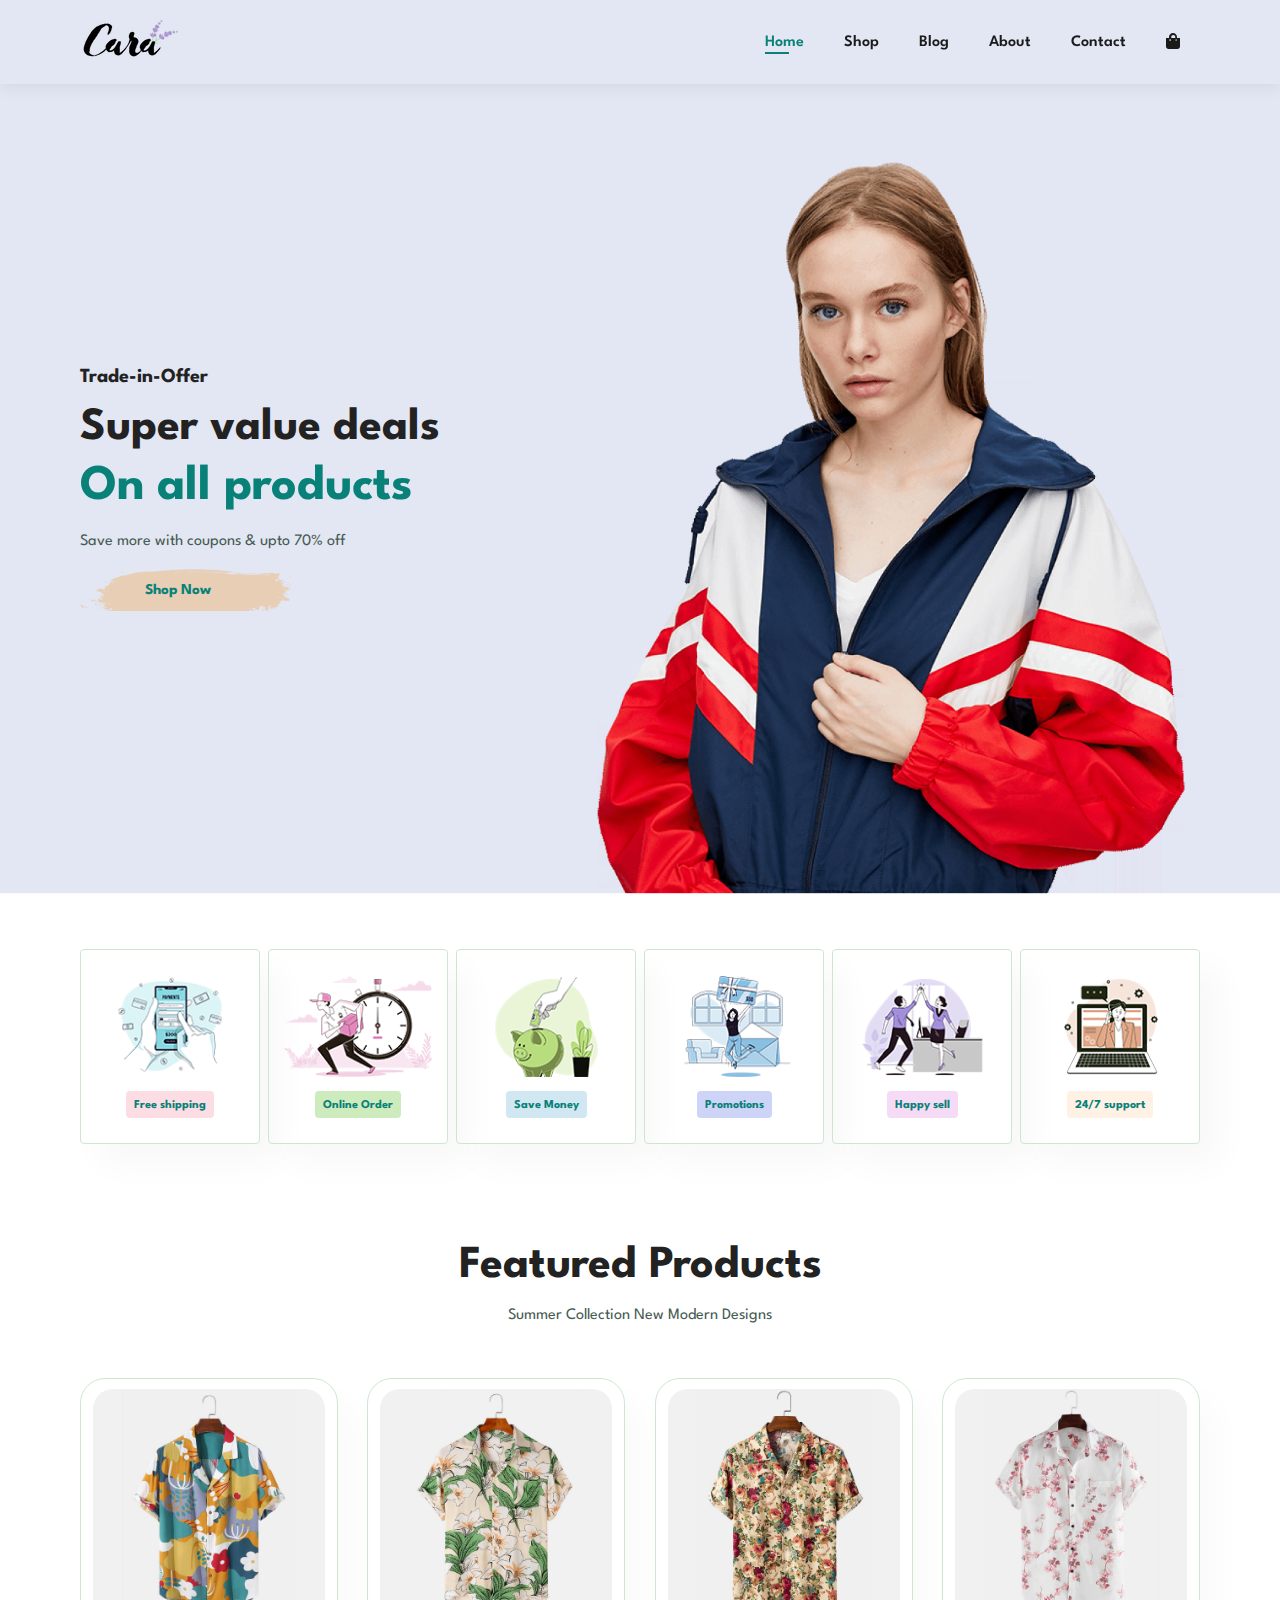
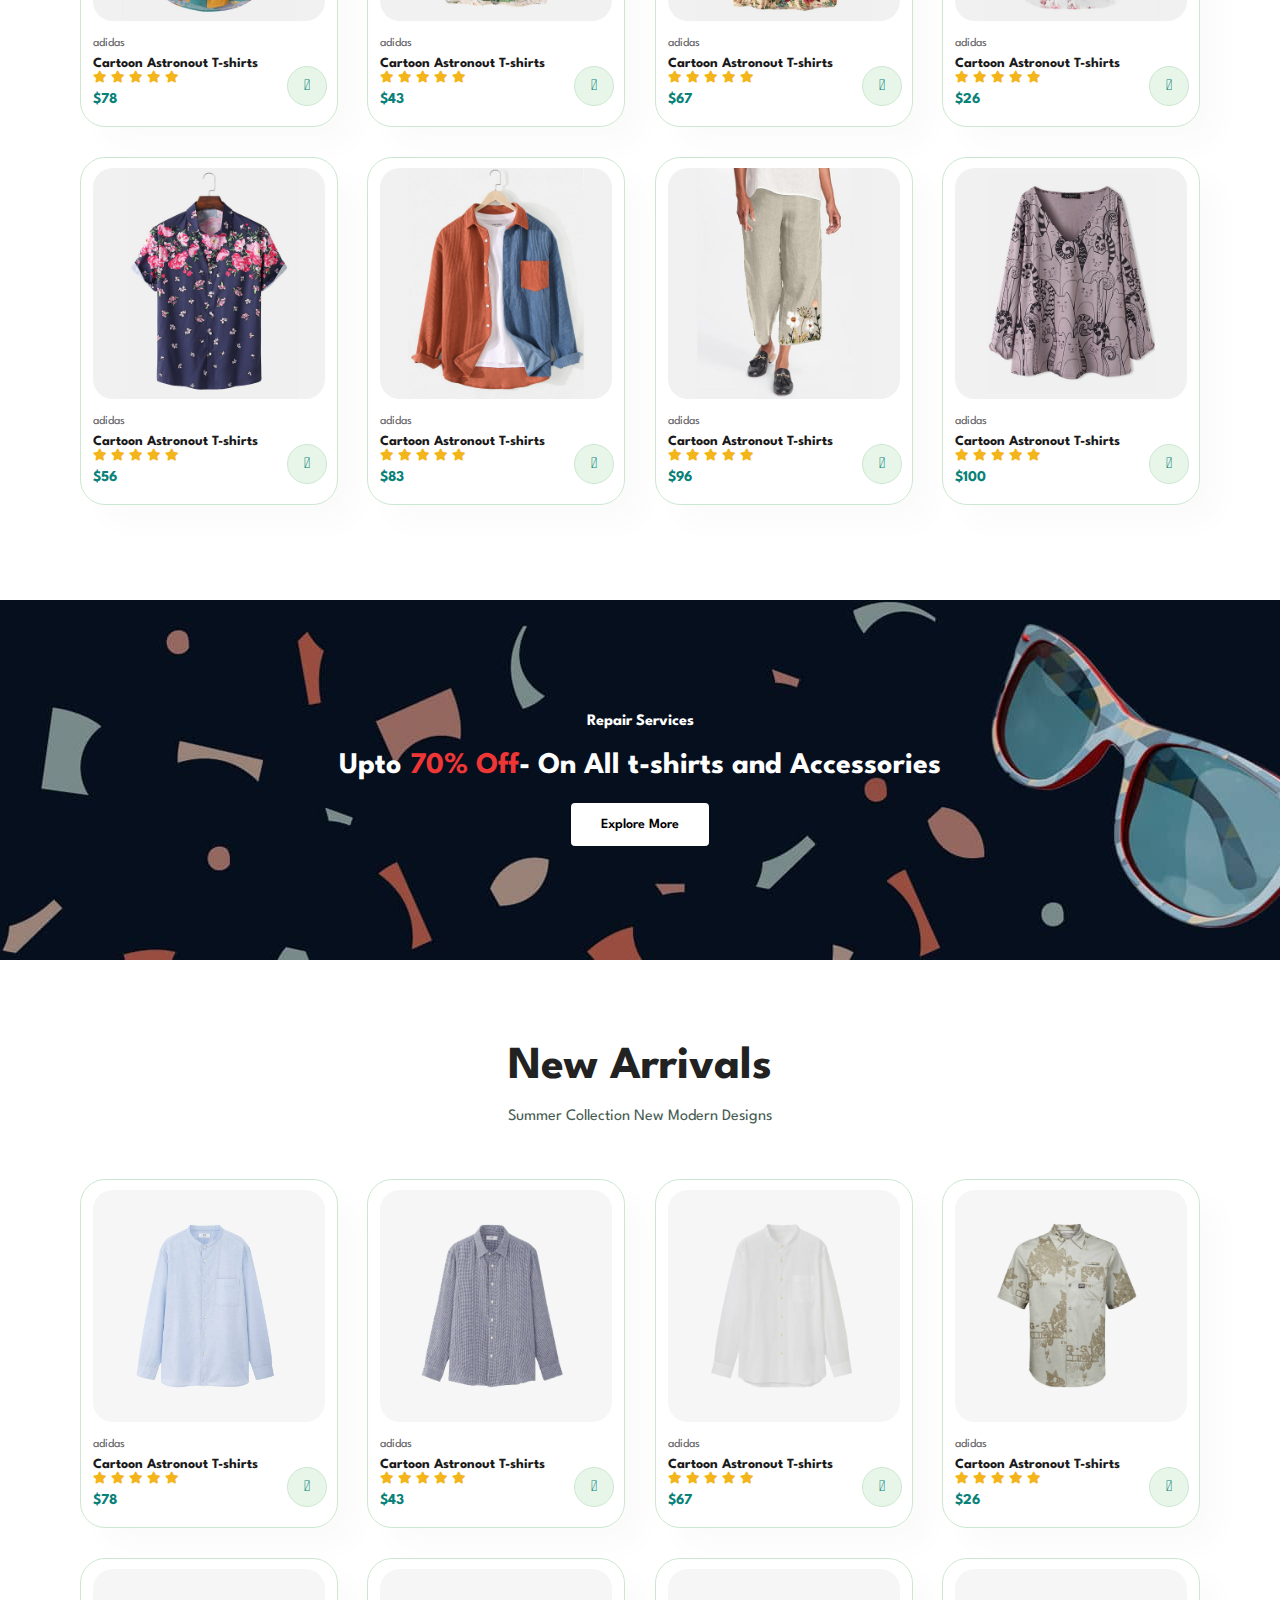
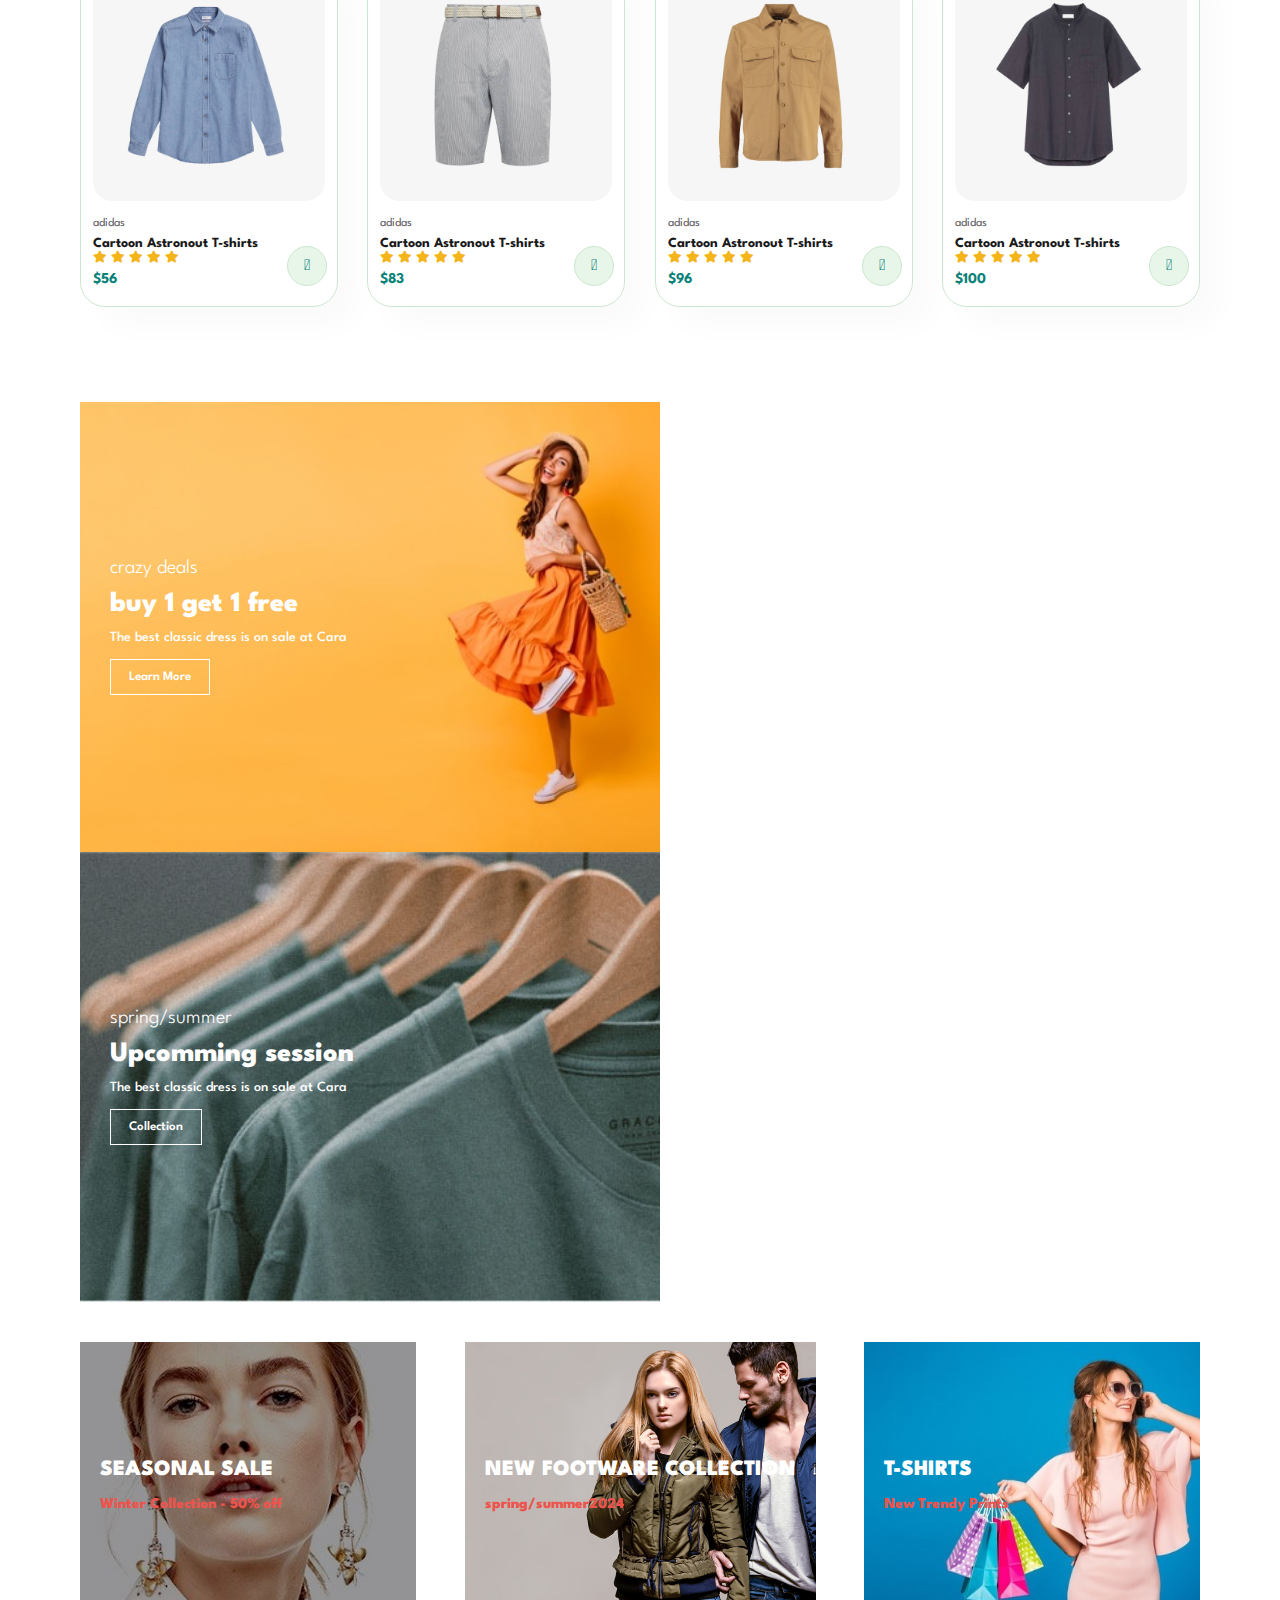
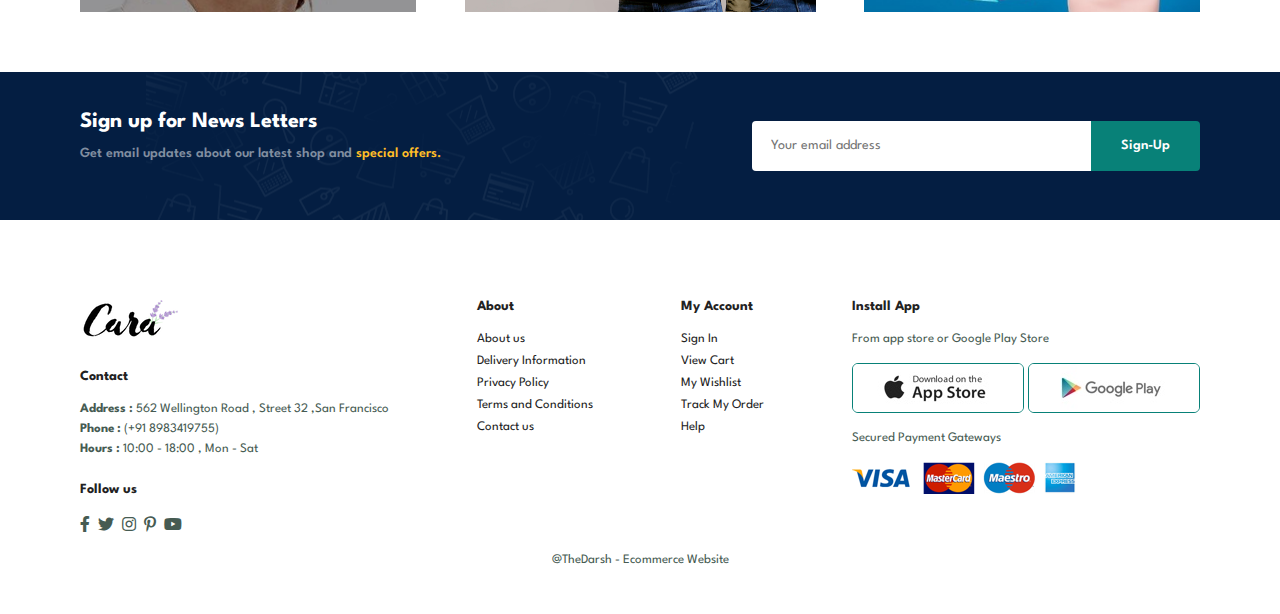
<file: index.html>
<!DOCTYPE html>
<html>
<head>
	<meta charset="utf-8">
	<meta name="viewport" content="width=device-width, initial-scale=1">
	<title>E-Commerce-Website</title>
	<link rel = "stylesheet" href = "style.css">
	 <link rel="stylesheet" href="https://pro.fontawesome.com/releases/v5.10.0/css/all.css" />
</head>
<body>
<section id ="header">
	<a href="#"><img src="img/logo.png" class="logo" alt=""></a>
	<div>
		<ul id="navbar">
			<li><a href="index.html" class="active">Home</a></li>
			<li><a href="shop.html">Shop</a></li>
			<li><a href="blog.html">Blog</a></li>
			<li><a href="about.html">About</a></li>
			<li><a href="contact.html">Contact</a></li>
			<li id="lg-bag"><a href="cart.html"><i class="fa fa-shopping-bag" aria-hidden="true"></i></a></li>
			<a href="#" id="close"><i class="far fa-times"></i></a>
		</ul>
	</div>
	<div id="mobile">
		<a href="cart.html"><i class="fa fa-shopping-bag" aria-hidden="true"></i></a>
		<i id="bar" class="fas fa-outdent"></i>
	</div>
</section>

<section id="hero">
	<h4>Trade-in-Offer</h4>
	<h2>Super value deals</h2>
	<h1>On all products</h1>
	<p>Save more with coupons & upto 70% off</p>
	<button>Shop Now</button>
</section>

<section id="feature" class ="section-p1">
	<div class="fe-box">
		<img src="img/features/f1.png" alt="">
		<h6>Free shipping</h6>
 	</div>
 	<div class="fe-box">
		<img src="img/features/f2.png" alt="">
		<h6>Online Order</h6>
 	</div>
 	<div class="fe-box">
		<img src="img/features/f3.png" alt="">
		<h6>Save Money</h6>
 	</div>
 	<div class="fe-box">
		<img src="img/features/f4.png" alt="">
		<h6>Promotions</h6>
 	</div>
 	<div class="fe-box">
		<img src="img/features/f5.png" alt="">
		<h6>Happy sell</h6>
 	</div>
 	<div class="fe-box">
		<img src="img/features/f6.png" alt="">
		<h6>24/7 support</h6>
 	</div>
</section>

<section id="product1" class="section-p1">
	<h2>Featured Products</h2>
	<p>Summer Collection New Modern Designs</p>
	<div class="pro-container">
		<div class="pro">
			<img src="img/products/f1.jpg" alt="">
			<div class="desc">
				<span>adidas</span>
				<h5>Cartoon Astronout T-shirts</h5>
				<div class="star">
					<i class="fas fa-star"></i>
					<i class="fas fa-star"></i>
					<i class="fas fa-star"></i>
					<i class="fas fa-star"></i>
					<i class="fas fa-star"></i>
				</div>
				<h4>$78</h4>
			</div>
			<a href="#"><i class="fal fa-shopping-cart"></i></a>
		</div>
		<div class="pro">
			<img src="img/products/f2.jpg" alt="">
			<div class="desc">
				<span>adidas</span>
				<h5>Cartoon Astronout T-shirts</h5>
				<div class="star">
					<i class="fas fa-star"></i>
					<i class="fas fa-star"></i>
					<i class="fas fa-star"></i>
					<i class="fas fa-star"></i>
					<i class="fas fa-star"></i>
				</div>
				<h4>$43</h4>
			</div>
			<a href="#"><i class="fal fa-shopping-cart"></i></a>
		</div>
		<div class="pro">
			<img src="img/products/f3.jpg" alt="">
			<div class="desc">
				<span>adidas</span>
				<h5>Cartoon Astronout T-shirts</h5>
				<div class="star">
					<i class="fas fa-star"></i>
					<i class="fas fa-star"></i>
					<i class="fas fa-star"></i>
					<i class="fas fa-star"></i>
					<i class="fas fa-star"></i>
				</div>
				<h4>$67</h4>
			</div>
			<a href="#"><i class="fal fa-shopping-cart"></i></a>
		</div>
		<div class="pro">
			<img src="img/products/f4.jpg" alt="">
			<div class="desc">
				<span>adidas</span>
				<h5>Cartoon Astronout T-shirts</h5>
				<div class="star">
					<i class="fas fa-star"></i>
					<i class="fas fa-star"></i>
					<i class="fas fa-star"></i>
					<i class="fas fa-star"></i>
					<i class="fas fa-star"></i>
				</div>
				<h4>$26</h4>
			</div>
			<a href="#"><i class="fal fa-shopping-cart"></i></a>
		</div>
		<div class="pro">
			<img src="img/products/f5.jpg" alt="">
			<div class="desc">
				<span>adidas</span>
				<h5>Cartoon Astronout T-shirts</h5>
				<div class="star">
					<i class="fas fa-star"></i>
					<i class="fas fa-star"></i>
					<i class="fas fa-star"></i>
					<i class="fas fa-star"></i>
					<i class="fas fa-star"></i>
				</div>
				<h4>$56</h4>
			</div>
			<a href="#"><i class="fal fa-shopping-cart"></i></a>
		</div>
		<div class="pro">
			<img src="img/products/f6.jpg" alt="">
			<div class="desc">
				<span>adidas</span>
				<h5>Cartoon Astronout T-shirts</h5>
				<div class="star">
					<i class="fas fa-star"></i>
					<i class="fas fa-star"></i>
					<i class="fas fa-star"></i>
					<i class="fas fa-star"></i>
					<i class="fas fa-star"></i>
				</div>
				<h4>$83</h4>
			</div>
			<a href="#"><i class="fal fa-shopping-cart"></i></a>
		</div>
		<div class="pro">
			<img src="img/products/f7.jpg" alt="">
			<div class="desc">
				<span>adidas</span>
				<h5>Cartoon Astronout T-shirts</h5>
				<div class="star">
					<i class="fas fa-star"></i>
					<i class="fas fa-star"></i>
					<i class="fas fa-star"></i>
					<i class="fas fa-star"></i>
					<i class="fas fa-star"></i>
				</div>
				<h4>$96</h4>
			</div>
			<a href="#"><i class="fal fa-shopping-cart"></i></a>
		</div>
		<div class="pro">
			<img src="img/products/f8.jpg" alt="">
			<div class="desc">
				<span>adidas</span>
				<h5>Cartoon Astronout T-shirts</h5>
				<div class="star">
					<i class="fas fa-star"></i>
					<i class="fas fa-star"></i>
					<i class="fas fa-star"></i>
					<i class="fas fa-star"></i>
					<i class="fas fa-star"></i>
				</div>
				<h4>$100</h4>
			</div>
			<a href="#"><i class="fal fa-shopping-cart"></i></a>
		</div>
		
		
	</div>
</section>

<section id="banner" class="section-m1">
	<h4>Repair Services</h4>
	<h2>Upto <span>70% Off</span>- On All t-shirts and Accessories</h2>
	<button class="normal">Explore More</button>
</section>

<section id="product1" class="section-p1">
	<h2>New Arrivals</h2>
	<p>Summer Collection New Modern Designs</p>
	<div class="pro-container">
		<div class="pro">
			<img src="img/products/n1.jpg" alt="">
			<div class="desc">
				<span>adidas</span>
				<h5>Cartoon Astronout T-shirts</h5>
				<div class="star">
					<i class="fas fa-star"></i>
					<i class="fas fa-star"></i>
					<i class="fas fa-star"></i>
					<i class="fas fa-star"></i>
					<i class="fas fa-star"></i>
				</div>
				<h4>$78</h4>
			</div>
			<a href="#"><i class="fal fa-shopping-cart"></i></a>
		</div>
		<div class="pro">
			<img src="img/products/n2.jpg" alt="">
			<div class="desc">
				<span>adidas</span>
				<h5>Cartoon Astronout T-shirts</h5>
				<div class="star">
					<i class="fas fa-star"></i>
					<i class="fas fa-star"></i>
					<i class="fas fa-star"></i>
					<i class="fas fa-star"></i>
					<i class="fas fa-star"></i>
				</div>
				<h4>$43</h4>
			</div>
			<a href="#"><i class="fal fa-shopping-cart"></i></a>
		</div>
		<div class="pro">
			<img src="img/products/n3.jpg" alt="">
			<div class="desc">
				<span>adidas</span>
				<h5>Cartoon Astronout T-shirts</h5>
				<div class="star">
					<i class="fas fa-star"></i>
					<i class="fas fa-star"></i>
					<i class="fas fa-star"></i>
					<i class="fas fa-star"></i>
					<i class="fas fa-star"></i>
				</div>
				<h4>$67</h4>
			</div>
			<a href="#"><i class="fal fa-shopping-cart"></i></a>
		</div>
		<div class="pro">
			<img src="img/products/n4.jpg" alt="">
			<div class="desc">
				<span>adidas</span>
				<h5>Cartoon Astronout T-shirts</h5>
				<div class="star">
					<i class="fas fa-star"></i>
					<i class="fas fa-star"></i>
					<i class="fas fa-star"></i>
					<i class="fas fa-star"></i>
					<i class="fas fa-star"></i>
				</div>
				<h4>$26</h4>
			</div>
			<a href="#"><i class="fal fa-shopping-cart"></i></a>
		</div>
		<div class="pro">
			<img src="img/products/n5.jpg" alt="">
			<div class="desc">
				<span>adidas</span>
				<h5>Cartoon Astronout T-shirts</h5>
				<div class="star">
					<i class="fas fa-star"></i>
					<i class="fas fa-star"></i>
					<i class="fas fa-star"></i>
					<i class="fas fa-star"></i>
					<i class="fas fa-star"></i>
				</div>
				<h4>$56</h4>
			</div>
			<a href="#"><i class="fal fa-shopping-cart"></i></a>
		</div>
		<div class="pro">
			<img src="img/products/n6.jpg" alt="">
			<div class="desc">
				<span>adidas</span>
				<h5>Cartoon Astronout T-shirts</h5>
				<div class="star">
					<i class="fas fa-star"></i>
					<i class="fas fa-star"></i>
					<i class="fas fa-star"></i>
					<i class="fas fa-star"></i>
					<i class="fas fa-star"></i>
				</div>
				<h4>$83</h4>
			</div>
			<a href="#"><i class="fal fa-shopping-cart"></i></a>
		</div>
		<div class="pro">
			<img src="img/products/n7.jpg" alt="">
			<div class="desc">
				<span>adidas</span>
				<h5>Cartoon Astronout T-shirts</h5>
				<div class="star">
					<i class="fas fa-star"></i>
					<i class="fas fa-star"></i>
					<i class="fas fa-star"></i>
					<i class="fas fa-star"></i>
					<i class="fas fa-star"></i>
				</div>
				<h4>$96</h4>
			</div>
			<a href="#"><i class="fal fa-shopping-cart"></i></a>
		</div>
		<div class="pro">
			<img src="img/products/n8.jpg" alt="">
			<div class="desc">
				<span>adidas</span>
				<h5>Cartoon Astronout T-shirts</h5>
				<div class="star">
					<i class="fas fa-star"></i>
					<i class="fas fa-star"></i>
					<i class="fas fa-star"></i>
					<i class="fas fa-star"></i>
					<i class="fas fa-star"></i>
				</div>
				<h4>$100</h4>
			</div>
			<a href="#"><i class="fal fa-shopping-cart"></i></a>
		</div>
		
		
	</div>
</section>

<section id="sm-banner" class="section-p1">
	<div class="banner-box">
		<h4>crazy deals</h4>
		<h2>buy 1 get 1 free</h2>
		<span>The best classic dress is on sale at Cara</span>
		<button class="white">Learn More</button>
	</div>
	<div class="banner-box banner-box2">
		<h4>spring/summer</h4>
		<h2>Upcomming session</h2>
		<span>The best classic dress is on sale at Cara</span>
		<button class="white">Collection</button>
	</div>
</section>

<section id="banner3">
	<div class="banner-box">
		<h2>SEASONAL SALE</h2>
		<h3>Winter Collection - 50% off</h3>
	</div>
	<div class="banner-box banner-box2">
		<h2>NEW FOOTWARE COLLECTION</h2>
		<h3>spring/summer2024</h3>
	</div>
	<div class="banner-box banner-box3">
		<h2>T-SHIRTS</h2>
		<h3>New Trendy Prints</h3>
	</div>
</section>

<section id="newsletter" class="section-p1 section-m1">
	<div class="newstext">
		<h4>Sign up for News Letters</h4>
		<p>Get email updates about our latest shop and <span>special offers.</span></p>
	</div>
	<div class="form">
		<input type="text" name="" placeholder="Your email address">
		<button class="normal">Sign-Up</button>
	</div>
</section>

<footer class="section-p1">
	<div class="col">
		<img class ="logo" src="img/logo.png" alt="">
		<h4>Contact</h4>
		<p><strong>Address : </strong> 562 Wellington Road , Street 32 ,San Francisco</p>
		<p><strong>Phone : </strong> (+91 8983419755)</p>
		<p><strong>Hours : </strong>10:00 - 18:00 , Mon - Sat</p>
		<div class="follow">
			<h4>Follow us</h4>
			<div class="icon">
				<i class="fab fa-facebook-f"></i>
				<i class="fab fa-twitter"></i>
				<i class="fab fa-instagram"></i>
				<i class="fab fa-pinterest-p"></i>
				<i class="fab fa-youtube"></i>
			</div>
		</div>
	</div>
	<div class="col">
		<h4>About</h4>
		<a href="#">About us</a>
		<a href="#">Delivery Information</a>
		<a href="#">Privacy Policy</a>
		<a href="#">Terms and Conditions</a>
		<a href="#">Contact us</a>
	</div>

	<div class="col">
		<h4>My Account</h4>
		<a href="#">Sign In</a>
		<a href="#">View Cart</a>
		<a href="#">My Wishlist</a>
		<a href="#">Track My Order</a>
		<a href="#">Help</a>
	</div>

	<div class="col install">
		<h4>Install App</h4>
		<p>From app store or Google Play Store</p>
		<div class="row">
			<img src="img/pay/app.jpg" alt="">
			<img src="img/pay/play.jpg" alt="">
		</div>
		<p>Secured Payment Gateways</p>
		<img src="img/pay/pay.png" alt="">
	</div>

	<div class="copyright">
		<p>@TheDarsh - Ecommerce Website</p>
	</div>
</footer>

<script src = "script.js"></script>
</body>
</html>
</file>
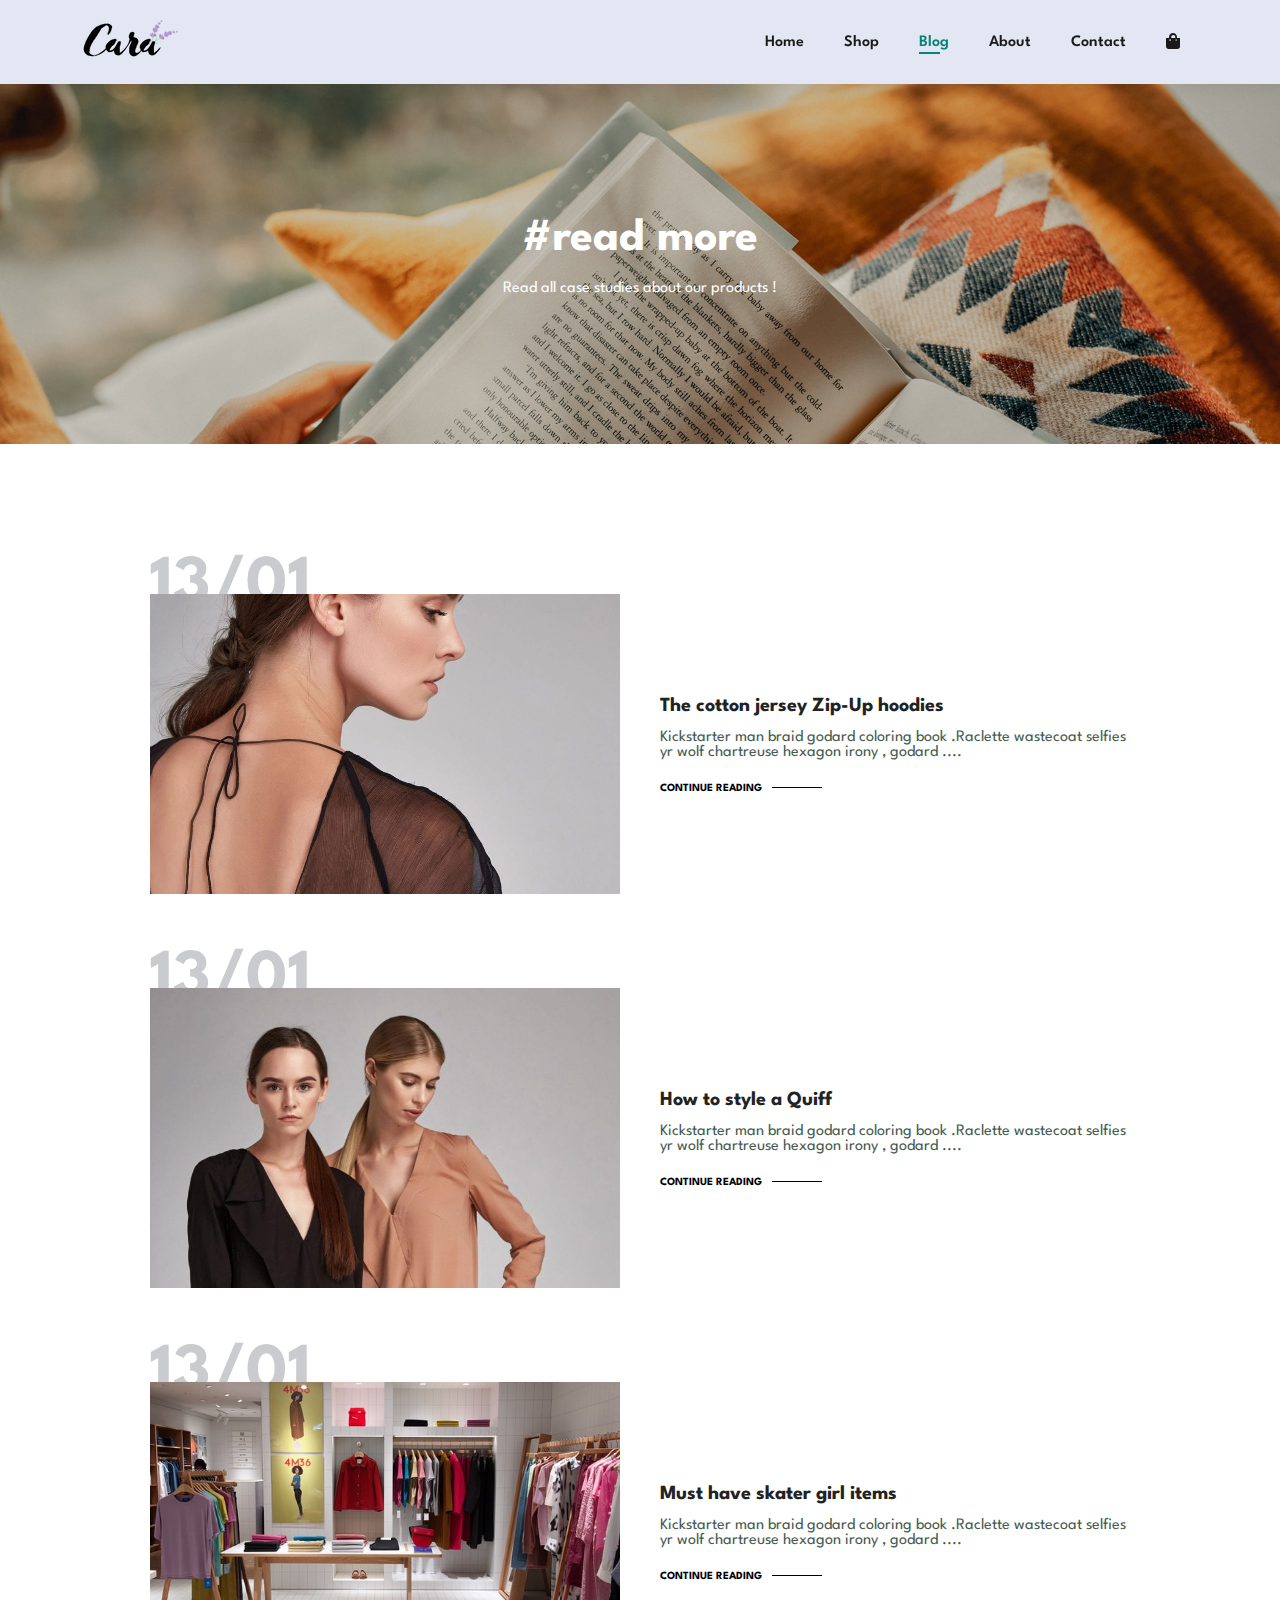
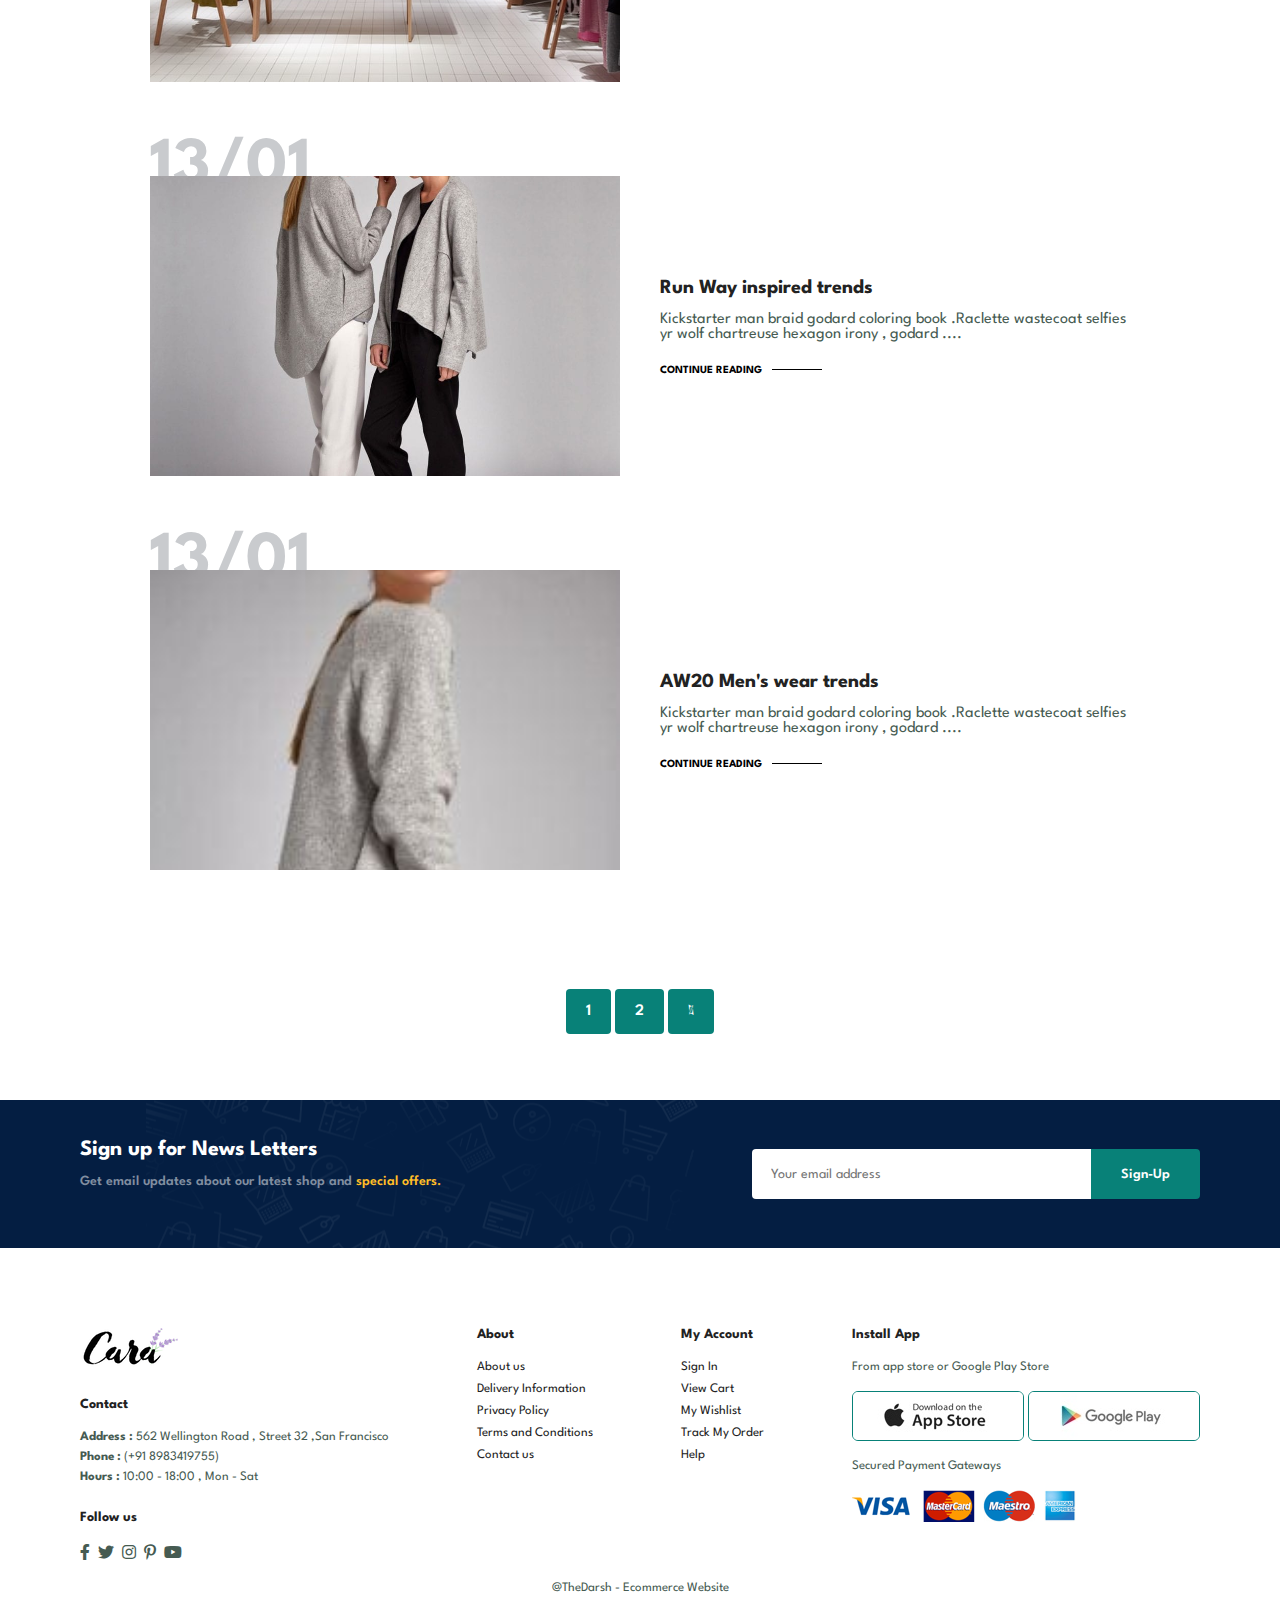
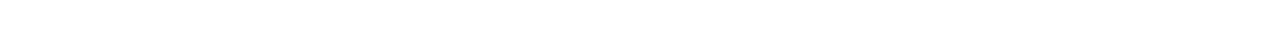
<file: blog.html>
<!DOCTYPE html>
<html>
<head>
	<meta charset="utf-8">
	<meta name="viewport" content="width=device-width, initial-scale=1">
	<title>E-Commerce-Website</title>
	<link rel = "stylesheet" href = "style.css">
	 <link rel="stylesheet" href="https://pro.fontawesome.com/releases/v5.10.0/css/all.css" />
</head>
<body>
<section id ="header">
	<a href="#"><img src="img/logo.png" class="logo" alt=""></a>
	<div>
		<ul id="navbar">
			<li><a href="index.html">Home</a></li>
			<li><a href="shop.html">Shop</a></li>
			<li><a href="blog.html" class="active">Blog</a></li>
			<li><a href="about.html">About</a></li>
			<li><a href="contact.html">Contact</a></li>
			<li id="lg-bag"><a href="cart.html"><i class="fa fa-shopping-bag" aria-hidden="true"></i></a></li>
			<a href="#" id="close"><i class="far fa-times"></i></a>
		</ul>
	</div>
	<div id="mobile">
		<a href="cart.html"><i class="fa fa-shopping-bag" aria-hidden="true"></i></a>
		<i id="bar" class="fas fa-outdent"></i>
	</div>
</section>

<section id="page-header" class="blog-header">
	<h2>#read more</h2>
	<p>Read all case studies about our products !</p>
</section>

<section id="blog">
	<div class="blog-box">
		<div class="blog-img">
			<img src="img/blog/b1.jpg" alt="">
		</div>
		<div class="blog-details">
			<h4>The cotton jersey Zip-Up hoodies</h4>
			<p>Kickstarter man braid godard coloring book .Raclette wastecoat selfies yr wolf chartreuse hexagon irony , godard ....</p>
			<a href="#">CONTINUE READING</a>
		</div>
		<h1>13/01</h1>
	</div>
	<div class="blog-box">
		<div class="blog-img">
			<img src="img/blog/b2.jpg" alt="">
		</div>
		<div class="blog-details">
			<h4>How to style a Quiff</h4>
			<p>Kickstarter man braid godard coloring book .Raclette wastecoat selfies yr wolf chartreuse hexagon irony , godard ....</p>
			<a href="#">CONTINUE READING</a>
		</div>
		<h1>13/01</h1>
	</div>
	<div class="blog-box">
		<div class="blog-img">
			<img src="img/blog/b3.jpg" alt="">
		</div>
		<div class="blog-details">
			<h4>Must have skater girl items</h4>
			<p>Kickstarter man braid godard coloring book .Raclette wastecoat selfies yr wolf chartreuse hexagon irony , godard ....</p>
			<a href="#">CONTINUE READING</a>
		</div>
		<h1>13/01</h1>
	</div>
	<div class="blog-box">
		<div class="blog-img">
			<img src="img/blog/b4.jpg" alt="">
		</div>
		<div class="blog-details">
			<h4>Run Way inspired trends</h4>
			<p>Kickstarter man braid godard coloring book .Raclette wastecoat selfies yr wolf chartreuse hexagon irony , godard ....</p>
			<a href="#">CONTINUE READING</a>
		</div>
		<h1>13/01</h1>
	</div>
	<div class="blog-box">
		<div class="blog-img">
			<img src="img/blog/b5.jpg" alt="">
		</div>
		<div class="blog-details">
			<h4>AW20 Men's wear trends</h4>
			<p>Kickstarter man braid godard coloring book .Raclette wastecoat selfies yr wolf chartreuse hexagon irony , godard ....</p>
			<a href="#">CONTINUE READING</a>
		</div>
		<h1>13/01</h1>
	</div>
</section>

<section id="pagination" class="section-p1">
	<a href="#">1</a>
	<a href="#">2</a>
	<a href="#"><i class="fal fa-long-arrow-alt-right"></i></a>
</section>

<section id="newsletter" class="section-p1 section-m1">
	<div class="newstext">
		<h4>Sign up for News Letters</h4>
		<p>Get email updates about our latest shop and <span>special offers.</span></p>
	</div>
	<div class="form">
		<input type="text" name="" placeholder="Your email address">
		<button class="normal">Sign-Up</button>
	</div>
</section>

<footer class="section-p1">
	<div class="col">
		<img class ="logo" src="img/logo.png" alt="">
		<h4>Contact</h4>
		<p><strong>Address : </strong> 562 Wellington Road , Street 32 ,San Francisco</p>
		<p><strong>Phone : </strong> (+91 8983419755)</p>
		<p><strong>Hours : </strong>10:00 - 18:00 , Mon - Sat</p>
		<div class="follow">
			<h4>Follow us</h4>
			<div class="icon">
				<i class="fab fa-facebook-f"></i>
				<i class="fab fa-twitter"></i>
				<i class="fab fa-instagram"></i>
				<i class="fab fa-pinterest-p"></i>
				<i class="fab fa-youtube"></i>
			</div>
		</div>
	</div>
	<div class="col">
		<h4>About</h4>
		<a href="#">About us</a>
		<a href="#">Delivery Information</a>
		<a href="#">Privacy Policy</a>
		<a href="#">Terms and Conditions</a>
		<a href="#">Contact us</a>
	</div>

	<div class="col">
		<h4>My Account</h4>
		<a href="#">Sign In</a>
		<a href="#">View Cart</a>
		<a href="#">My Wishlist</a>
		<a href="#">Track My Order</a>
		<a href="#">Help</a>
	</div>

	<div class="col install">
		<h4>Install App</h4>
		<p>From app store or Google Play Store</p>
		<div class="row">
			<img src="img/pay/app.jpg" alt="">
			<img src="img/pay/play.jpg" alt="">
		</div>
		<p>Secured Payment Gateways</p>
		<img src="img/pay/pay.png" alt="">
	</div>

	<div class="copyright">
		<p>@TheDarsh - Ecommerce Website</p>
	</div>
</footer>

<script src = "script.js"></script>
</body>
</html>
</file>
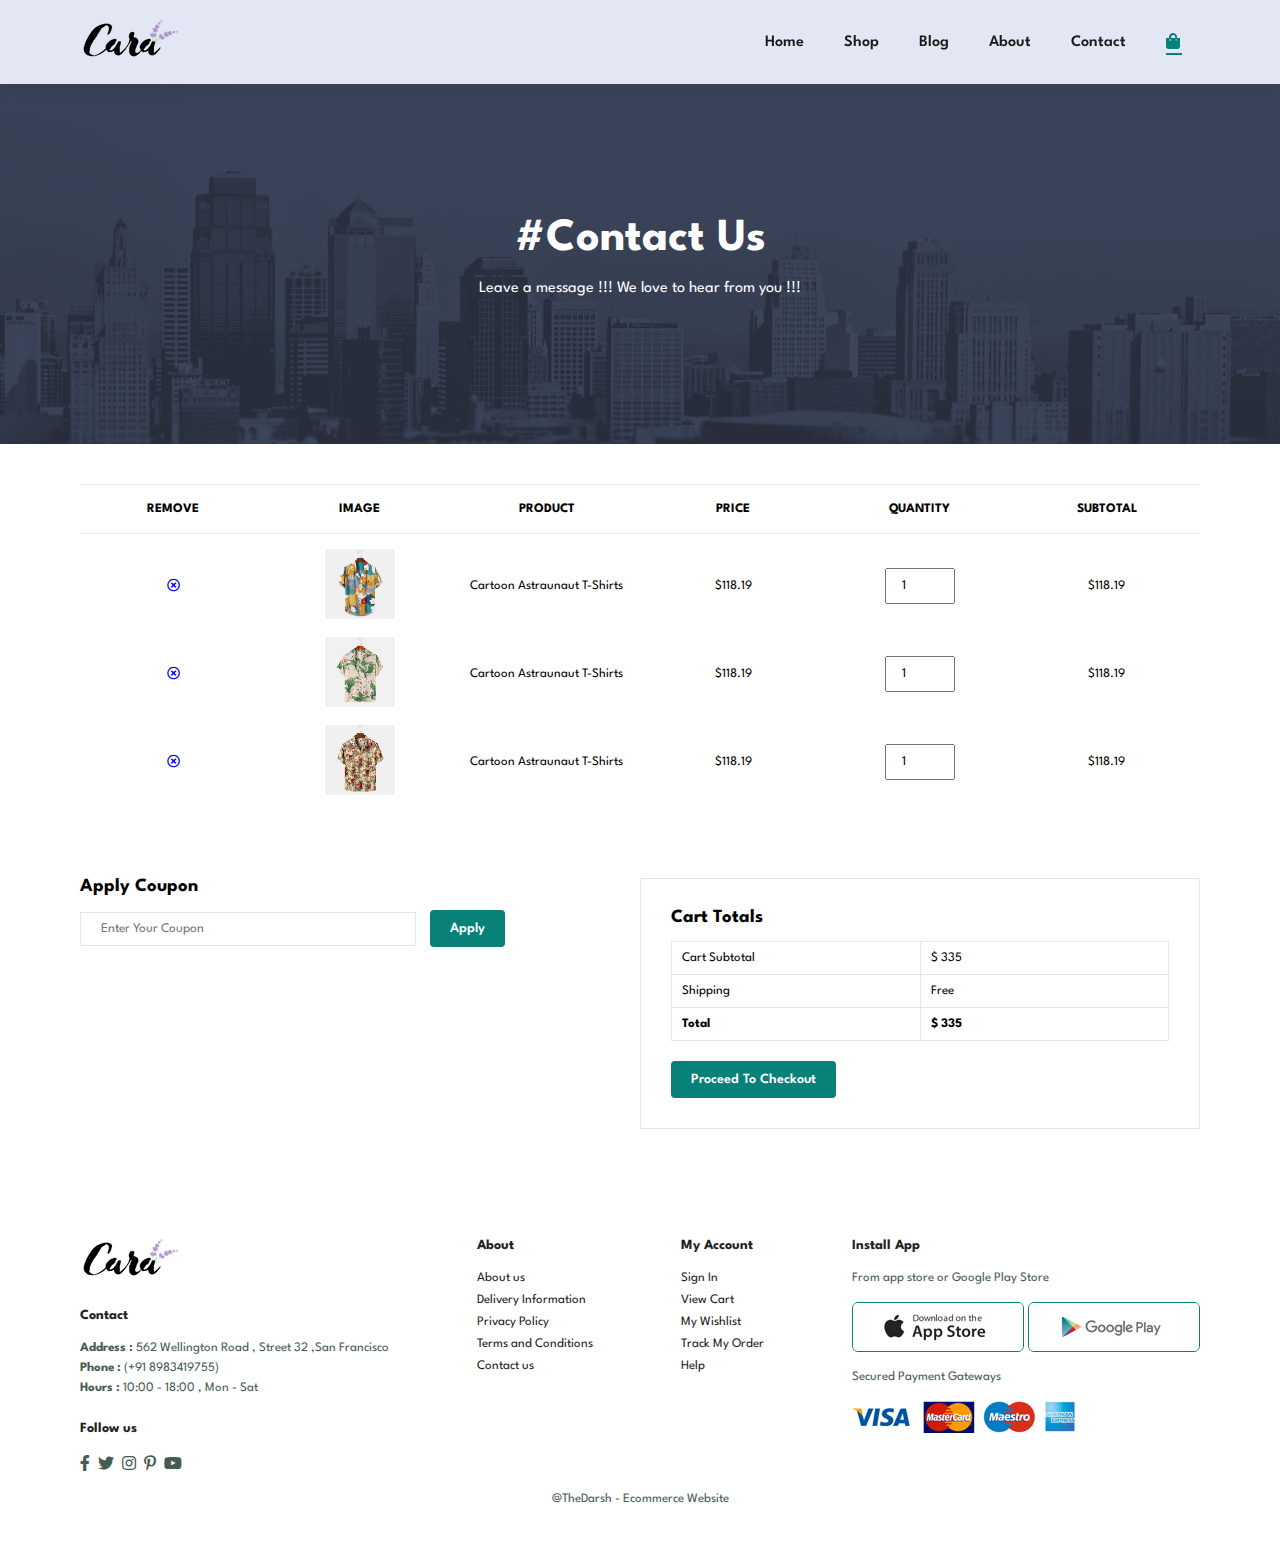
<file: cart.html>
<!DOCTYPE html>
<html>
<head>
	<meta charset="utf-8">
	<meta name="viewport" content="width=device-width, initial-scale=1">
	<title>E-Commerce-Website</title>
	<link rel = "stylesheet" href = "style.css">
	 <link rel="stylesheet" href="https://pro.fontawesome.com/releases/v5.10.0/css/all.css" />
</head>
<body>
<section id ="header">
	<a href="#"><img src="img/logo.png" class="logo" alt=""></a>
	<div>
		<ul id="navbar">
			<li><a href="index.html">Home</a></li>
			<li><a href="shop.html">Shop</a></li>
			<li><a href="blog.html">Blog</a></li>
			<li><a href="about.html">About</a></li>
			<li><a href="contact.html">Contact</a></li>
			<li id="lg-bag"><a href="cart.html" class="active"><i class="fa fa-shopping-bag" aria-hidden="true"></i></a></li>
			<a href="#" id="close"><i class="far fa-times"></i></a>
		</ul>
	</div>
	<div id="mobile">
		<a href="cart.html"><i class="fa fa-shopping-bag" aria-hidden="true"></i></a>
		<i id="bar" class="fas fa-outdent"></i>
	</div>
</section>

<section id="page-header" class="about-header">
	<h2>#Contact Us</h2>
	<p>Leave a message !!! We love to hear from you !!!</p>
</section>

<section id="cart" class="section-p1">
<table width="100%">
	<thead>
		<th>
			<tr>
				<td>Remove</td>
				<td>Image</td>
				<td>Product</td>
				<td>Price</td>
				<td>Quantity</td>
				<td>Subtotal</td>
			</tr>
		</th>
	</thead>
	<tbody>
		<tr>
			<td><a href="#"><i class="far fa-times-circle"></i></a></td>
			<td><img src="img/products/f1.jpg" alt=""></td>
			<td>Cartoon Astraunaut T-Shirts</td>
			<td>$118.19</td>
			<td><input type="number" value="1"></td>
			<td>$118.19</td>
		</tr>
		<tr>
			<td><a href="#"><i class="far fa-times-circle"></i></a></td>
			<td><img src="img/products/f2.jpg" alt=""></td>
			<td>Cartoon Astraunaut T-Shirts</td>
			<td>$118.19</td>
			<td><input type="number" value="1"></td>
			<td>$118.19</td>
		</tr>
		<tr>
			<td><a href="#"><i class="far fa-times-circle"></i></a></td>
			<td><img src="img/products/f3.jpg" alt=""></td>
			<td>Cartoon Astraunaut T-Shirts</td>
			<td>$118.19</td>
			<td><input type="number" value="1"></td>
			<td>$118.19</td>
		</tr>
	</tbody>
</table>
	
</section>

<section id="cart-add" class="section-p1">
	<div id="coupon">
		<h3>Apply Coupon</h3>
		<div>
			<input type="text" name="" placeholder="Enter Your Coupon">
			<button class="normal">Apply</button>
		</div>
	</div>

	<div id="subtotal">
		<h3>Cart Totals</h3>
		<table>
			<tr>
				<td>Cart Subtotal</td>
				<td>$ 335</td>
			</tr>
			<tr>
				<td>Shipping</td>
				<td>Free</td>
			</tr>
			<tr>
				<td><strong>Total</strong></td>
				<td><strong>$ 335</strong></td>
			</tr>
		</table>
		<button class="normal">Proceed To Checkout</button>
	</div>
</section>

<footer class="section-p1">
	<div class="col">
		<img class ="logo" src="img/logo.png" alt="">
		<h4>Contact</h4>
		<p><strong>Address : </strong> 562 Wellington Road , Street 32 ,San Francisco</p>
		<p><strong>Phone : </strong> (+91 8983419755)</p>
		<p><strong>Hours : </strong>10:00 - 18:00 , Mon - Sat</p>
		<div class="follow">
			<h4>Follow us</h4>
			<div class="icon">
				<i class="fab fa-facebook-f"></i>
				<i class="fab fa-twitter"></i>
				<i class="fab fa-instagram"></i>
				<i class="fab fa-pinterest-p"></i>
				<i class="fab fa-youtube"></i>
			</div>
		</div>
	</div>
	<div class="col">
		<h4>About</h4>
		<a href="#">About us</a>
		<a href="#">Delivery Information</a>
		<a href="#">Privacy Policy</a>
		<a href="#">Terms and Conditions</a>
		<a href="#">Contact us</a>
	</div>

	<div class="col">
		<h4>My Account</h4>
		<a href="#">Sign In</a>
		<a href="#">View Cart</a>
		<a href="#">My Wishlist</a>
		<a href="#">Track My Order</a>
		<a href="#">Help</a>
	</div>

	<div class="col install">
		<h4>Install App</h4>
		<p>From app store or Google Play Store</p>
		<div class="row">
			<img src="img/pay/app.jpg" alt="">
			<img src="img/pay/play.jpg" alt="">
		</div>
		<p>Secured Payment Gateways</p>
		<img src="img/pay/pay.png" alt="">
	</div>

	<div class="copyright">
		<p>@TheDarsh - Ecommerce Website</p>
	</div>
</footer>

<script src = "script.js"></script>
</body>
</html>
</file>
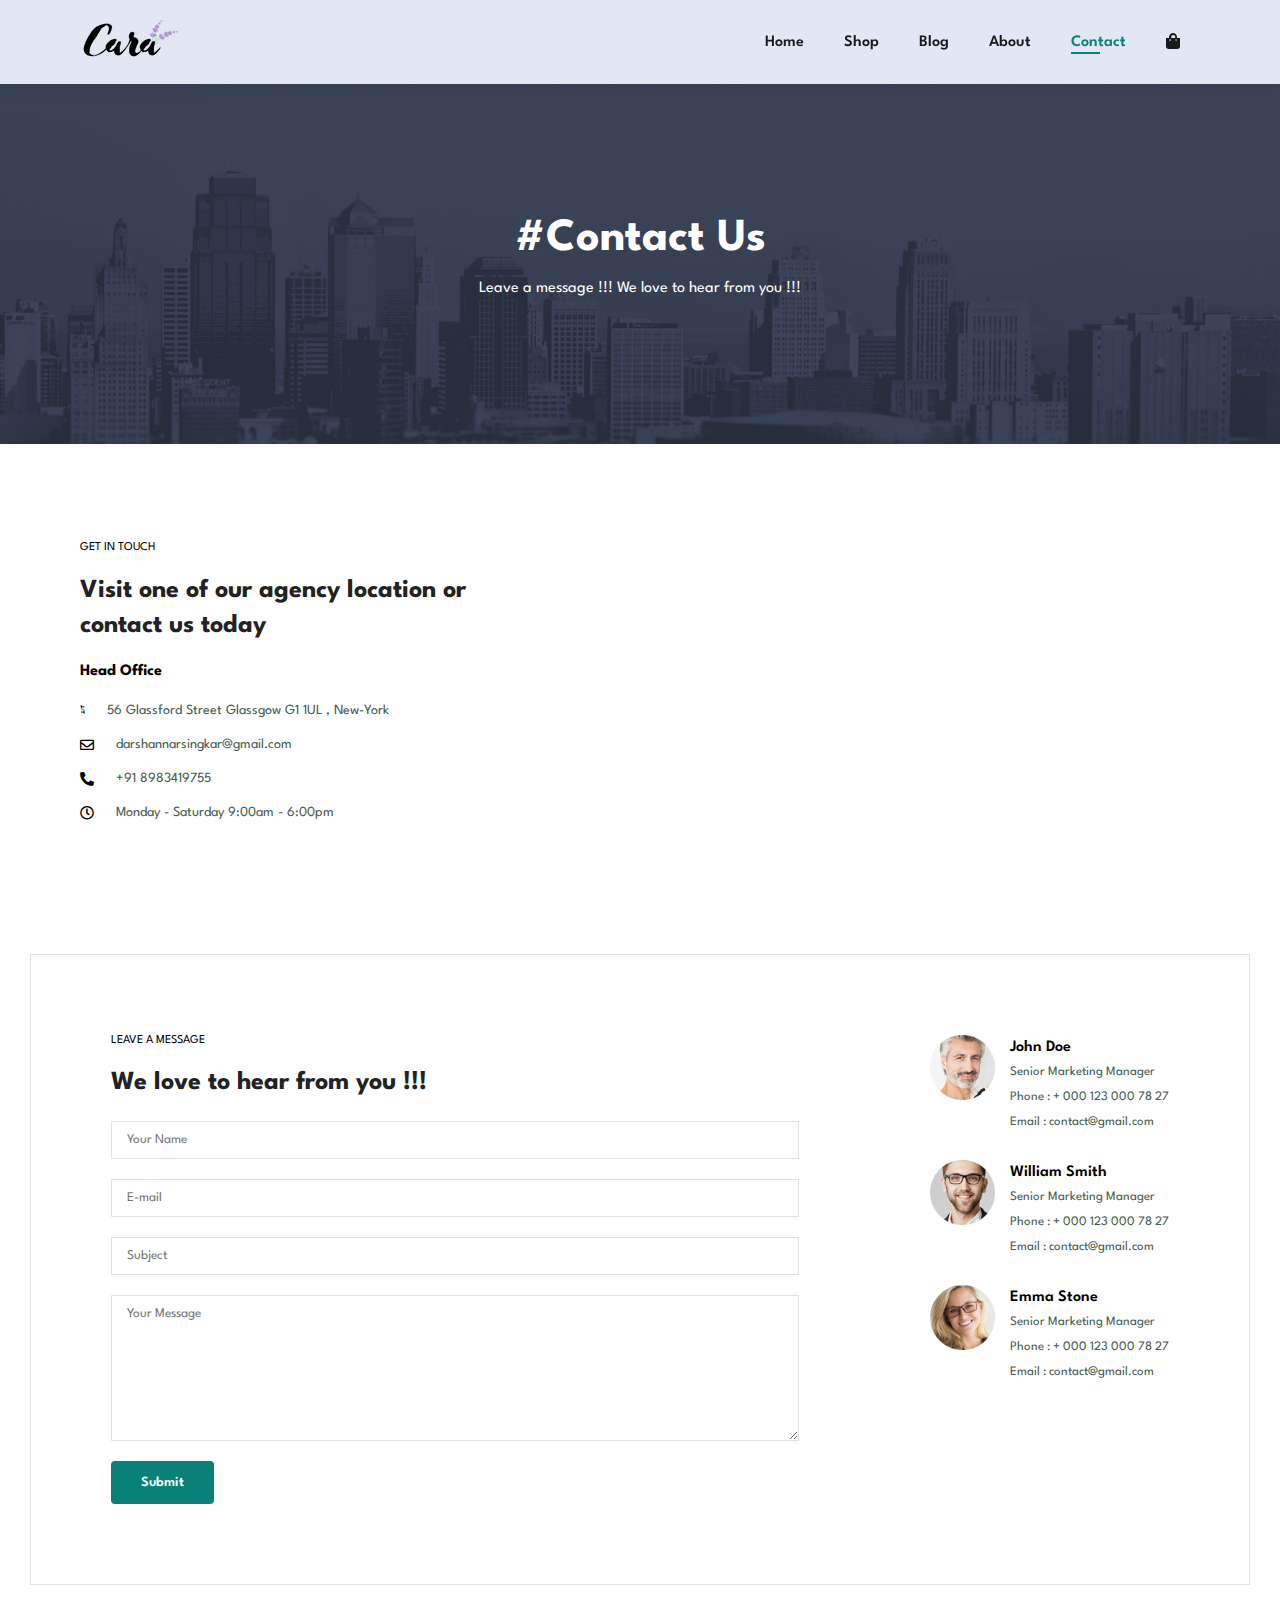
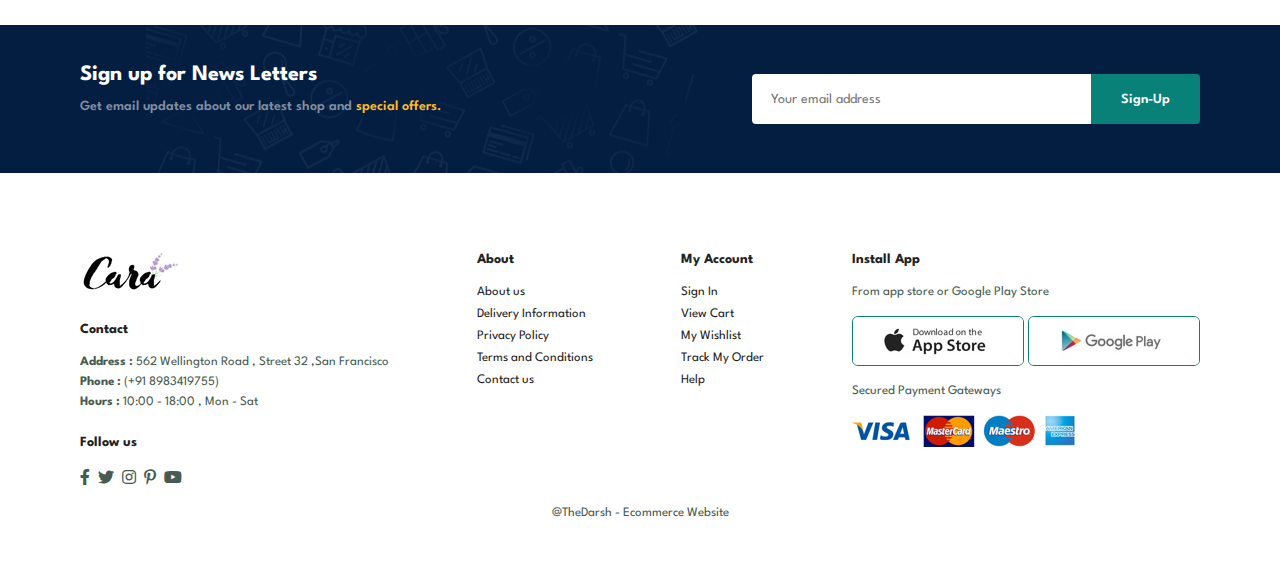
<file: contact.html>
<!DOCTYPE html>
<html>
<head>
	<meta charset="utf-8">
	<meta name="viewport" content="width=device-width, initial-scale=1">
	<title>E-Commerce-Website</title>
	<link rel = "stylesheet" href = "style.css">
	 <link rel="stylesheet" href="https://pro.fontawesome.com/releases/v5.10.0/css/all.css" />
</head>
<body>
<section id ="header">
	<a href="#"><img src="img/logo.png" class="logo" alt=""></a>
	<div>
		<ul id="navbar">
			<li><a href="index.html">Home</a></li>
			<li><a href="shop.html">Shop</a></li>
			<li><a href="blog.html">Blog</a></li>
			<li><a href="about.html">About</a></li>
			<li><a href="contact.html" class="active">Contact</a></li>
			<li id="lg-bag"><a href="cart.html"><i class="fa fa-shopping-bag" aria-hidden="true"></i></a></li>
			<a href="#" id="close"><i class="far fa-times"></i></a>
		</ul>
	</div>
	<div id="mobile">
		<a href="cart.html"><i class="fa fa-shopping-bag" aria-hidden="true"></i></a>
		<i id="bar" class="fas fa-outdent"></i>
	</div>
</section>

<section id="page-header" class="about-header">
	<h2>#Contact Us</h2>
	<p>Leave a message !!! We love to hear from you !!!</p>
</section>

<section id="contact-details" class="section-p1">
	<div class="details">
		<span>GET IN TOUCH</span>
		<h2>Visit one of our agency location or contact us today</h2>
		<h3>Head Office</h3>
		<div>
			<li>
				<i class="fal fa-map"></i>
				<p>56 Glassford Street Glassgow G1 1UL , New-York</p>
			</li>
			<li>
				<i class="far fa-envelope"></i>
				<p>darshannarsingkar@gmail.com</p>
			</li>
			<li>
				<i class="fas fa-phone-alt"></i>
				<p>+91 8983419755</p>
			</li>
			<li>
				<i class="far fa-clock"></i>
				<p>Monday - Saturday 9:00am - 6:00pm</p>
			</li>
		</div>
	</div>

	<div class="map">
		<iframe src="https://www.google.com/maps/embed?pb=!1m18!1m12!1m3!1d119270.56240585921!2d77.67934360009853!3d20.904067449303778!2m3!1f0!2f0!3f0!3m2!1i1024!2i768!4f13.1!3m3!1m2!1s0x3bd6a4a67774bc15%3A0x3c7b3f78ca4f9635!2sAmravati%2C%20Maharashtra!5e0!3m2!1sen!2sin!4v1718518551436!5m2!1sen!2sin" width="600" height="450" style="border:0;" allowfullscreen="" loading="lazy" referrerpolicy="no-referrer-when-downgrade"></iframe>
	</div>
	
</section>

<section id="form-details">
	<form action="">
		<span>LEAVE A MESSAGE</span>
		<h2>We love to hear from you !!!</h2>
		<input type="text" placeholder="Your Name">
		<input type="text" placeholder="E-mail">
		<input type="text" placeholder="Subject">
		<textarea name="" id="" cols="30" rows="10" placeholder="Your Message" ></textarea>
		<button class="normal">Submit</button>
	</form>

	<div class="people">
		<div>
		<img src="img/people/1.png" alt="">
		<p><span>John Doe</span> Senior Marketing Manager<br> Phone : + 000 123 000 78 27<br> Email : contact@gmail.com</p>
		</div>
		<div>
		<img src="img/people/2.png" alt="">
		<p><span>William Smith</span> Senior Marketing Manager<br> Phone : + 000 123 000 78 27<br> Email : contact@gmail.com</p>
		</div>
		<div>
		<img src="img/people/3.png" alt="">
		<p><span>Emma Stone</span> Senior Marketing Manager<br> Phone : + 000 123 000 78 27<br> Email : contact@gmail.com</p>
		</div>
	</div>
</section>



<section id="newsletter" class="section-p1 section-m1">
	<div class="newstext">
		<h4>Sign up for News Letters</h4>
		<p>Get email updates about our latest shop and <span>special offers.</span></p>
	</div>
	<div class="form">
		<input type="text" name="" placeholder="Your email address">
		<button class="normal">Sign-Up</button>
	</div>
</section>


<footer class="section-p1">
	<div class="col">
		<img class ="logo" src="img/logo.png" alt="">
		<h4>Contact</h4>
		<p><strong>Address : </strong> 562 Wellington Road , Street 32 ,San Francisco</p>
		<p><strong>Phone : </strong> (+91 8983419755)</p>
		<p><strong>Hours : </strong>10:00 - 18:00 , Mon - Sat</p>
		<div class="follow">
			<h4>Follow us</h4>
			<div class="icon">
				<i class="fab fa-facebook-f"></i>
				<i class="fab fa-twitter"></i>
				<i class="fab fa-instagram"></i>
				<i class="fab fa-pinterest-p"></i>
				<i class="fab fa-youtube"></i>
			</div>
		</div>
	</div>
	<div class="col">
		<h4>About</h4>
		<a href="#">About us</a>
		<a href="#">Delivery Information</a>
		<a href="#">Privacy Policy</a>
		<a href="#">Terms and Conditions</a>
		<a href="#">Contact us</a>
	</div>

	<div class="col">
		<h4>My Account</h4>
		<a href="#">Sign In</a>
		<a href="#">View Cart</a>
		<a href="#">My Wishlist</a>
		<a href="#">Track My Order</a>
		<a href="#">Help</a>
	</div>

	<div class="col install">
		<h4>Install App</h4>
		<p>From app store or Google Play Store</p>
		<div class="row">
			<img src="img/pay/app.jpg" alt="">
			<img src="img/pay/play.jpg" alt="">
		</div>
		<p>Secured Payment Gateways</p>
		<img src="img/pay/pay.png" alt="">
	</div>

	<div class="copyright">
		<p>@TheDarsh - Ecommerce Website</p>
	</div>
</footer>

<script src = "script.js"></script>
</body>
</html>
</file>
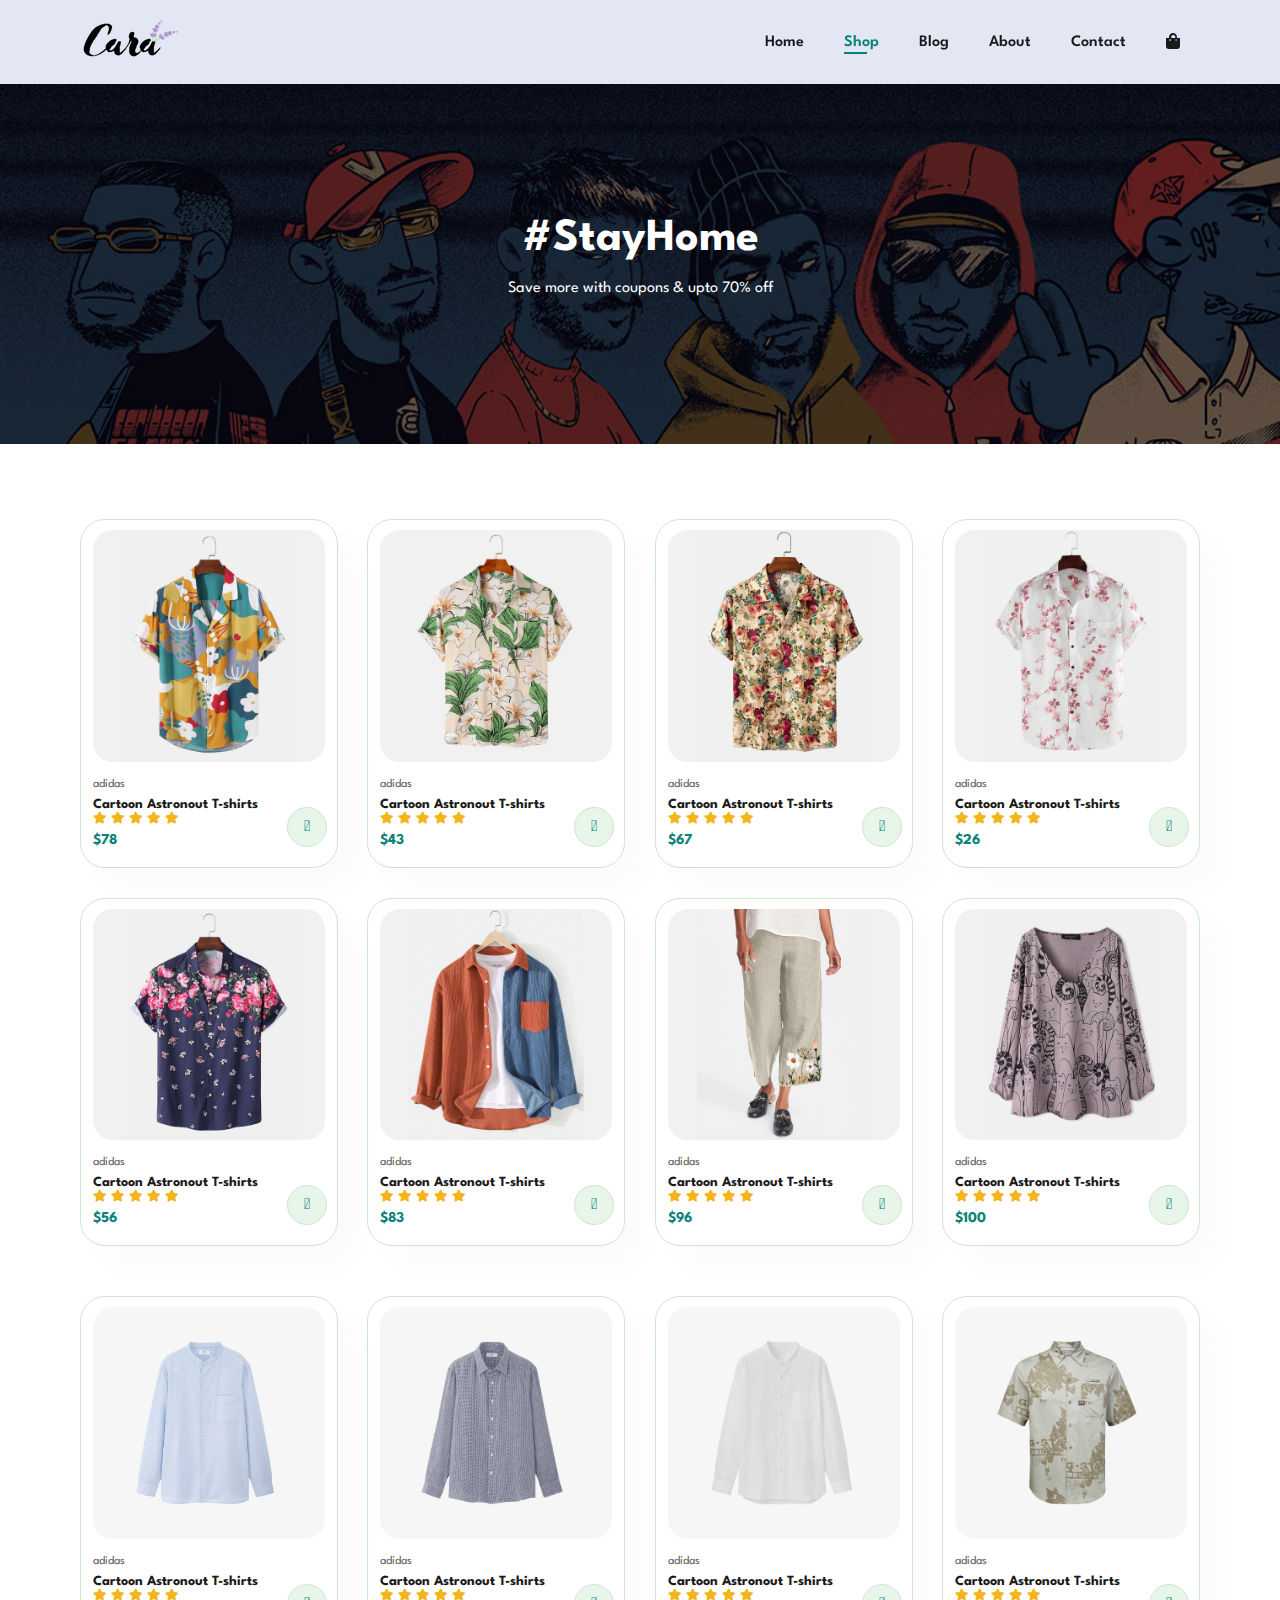
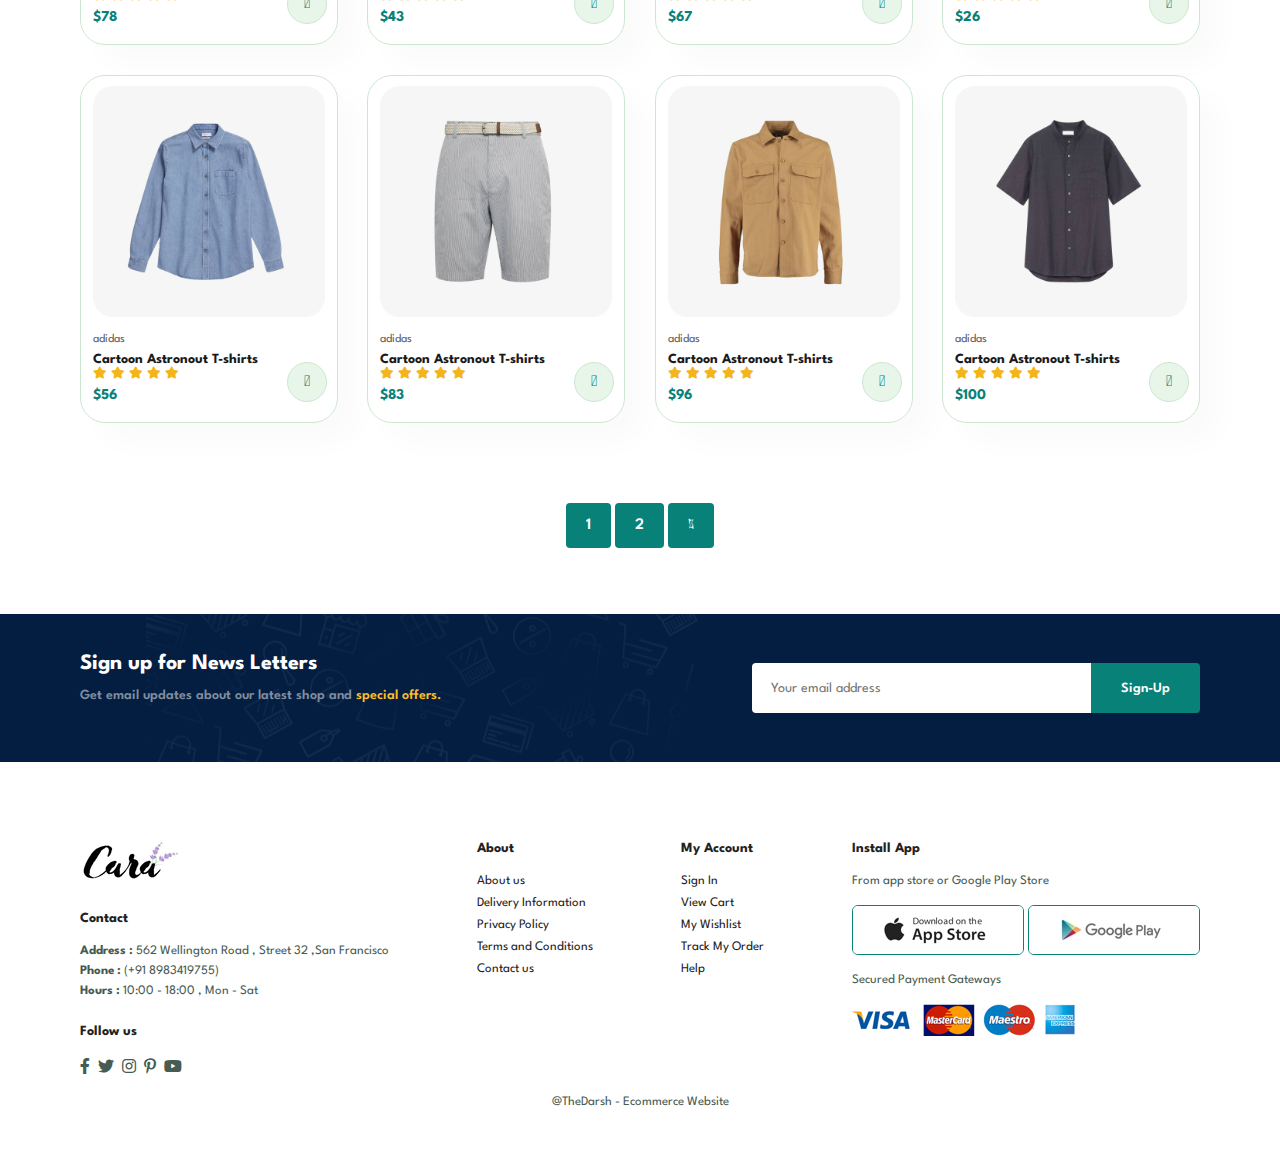
<file: shop.html>
<!DOCTYPE html>
<html>
<head>
	<meta charset="utf-8">
	<meta name="viewport" content="width=device-width, initial-scale=1">
	<title>E-Commerce-Website</title>
	<link rel = "stylesheet" href = "style.css">
	 <link rel="stylesheet" href="https://pro.fontawesome.com/releases/v5.10.0/css/all.css" />
</head>
<body>
<section id ="header">
	<a href="#"><img src="img/logo.png" class="logo" alt=""></a>
	<div>
		<ul id="navbar">
			<li><a href="index.html">Home</a></li>
			<li><a href="shop.html" class="active">Shop</a></li>
			<li><a href="blog.html">Blog</a></li>
			<li><a href="about.html">About</a></li>
			<li><a href="contact.html">Contact</a></li>
			<li id="lg-bag"><a href="cart.html"><i class="fa fa-shopping-bag" aria-hidden="true"></i></a></li>
			<a href="#" id="close"><i class="far fa-times"></i></a>
		</ul>
	</div>
	<div id="mobile">
		<a href="cart.html"><i class="fa fa-shopping-bag" aria-hidden="true"></i></a>
		<i id="bar" class="fas fa-outdent"></i>
	</div>
</section>

<section id="page-header">
	<h2>#StayHome</h2>
	<p>Save more with coupons & upto 70% off</p>
</section>

<section id="product1" class="section-p1">
	<div class="pro-container">
		<div class="pro" onclick="window.location.href='sproduct.html'; ">
			<img src="img/products/f1.jpg" alt="">
			<div class="desc">
				<span>adidas</span>
				<h5>Cartoon Astronout T-shirts</h5>
				<div class="star">
					<i class="fas fa-star"></i>
					<i class="fas fa-star"></i>
					<i class="fas fa-star"></i>
					<i class="fas fa-star"></i>
					<i class="fas fa-star"></i>
				</div>
				<h4>$78</h4>
			</div>
			<a href="#"><i class="fal fa-shopping-cart"></i></a>
		</div>
		<div class="pro" onclick="window.location.href='sproduct.html';">
			<img src="img/products/f2.jpg" alt="">
			<div class="desc">
				<span>adidas</span>
				<h5>Cartoon Astronout T-shirts</h5>
				<div class="star">
					<i class="fas fa-star"></i>
					<i class="fas fa-star"></i>
					<i class="fas fa-star"></i>
					<i class="fas fa-star"></i>
					<i class="fas fa-star"></i>
				</div>
				<h4>$43</h4>
			</div>
			<a href="#"><i class="fal fa-shopping-cart"></i></a>
		</div>
		<div class="pro" onclick="window.location.href='sproduct.html';">
			<img src="img/products/f3.jpg" alt="">
			<div class="desc">
				<span>adidas</span>
				<h5>Cartoon Astronout T-shirts</h5>
				<div class="star">
					<i class="fas fa-star"></i>
					<i class="fas fa-star"></i>
					<i class="fas fa-star"></i>
					<i class="fas fa-star"></i>
					<i class="fas fa-star"></i>
				</div>
				<h4>$67</h4>
			</div>
			<a href="#"><i class="fal fa-shopping-cart"></i></a>
		</div>
		<div class="pro" onclick="window.location.href='sproduct.html';">
			<img src="img/products/f4.jpg" alt="">
			<div class="desc">
				<span>adidas</span>
				<h5>Cartoon Astronout T-shirts</h5>
				<div class="star">
					<i class="fas fa-star"></i>
					<i class="fas fa-star"></i>
					<i class="fas fa-star"></i>
					<i class="fas fa-star"></i>
					<i class="fas fa-star"></i>
				</div>
				<h4>$26</h4>
			</div>
			<a href="#"><i class="fal fa-shopping-cart"></i></a>
		</div>
		<div class="pro">
			<img src="img/products/f5.jpg" alt="">
			<div class="desc">
				<span>adidas</span>
				<h5>Cartoon Astronout T-shirts</h5>
				<div class="star">
					<i class="fas fa-star"></i>
					<i class="fas fa-star"></i>
					<i class="fas fa-star"></i>
					<i class="fas fa-star"></i>
					<i class="fas fa-star"></i>
				</div>
				<h4>$56</h4>
			</div>
			<a href="#"><i class="fal fa-shopping-cart"></i></a>
		</div>
		<div class="pro">
			<img src="img/products/f6.jpg" alt="">
			<div class="desc">
				<span>adidas</span>
				<h5>Cartoon Astronout T-shirts</h5>
				<div class="star">
					<i class="fas fa-star"></i>
					<i class="fas fa-star"></i>
					<i class="fas fa-star"></i>
					<i class="fas fa-star"></i>
					<i class="fas fa-star"></i>
				</div>
				<h4>$83</h4>
			</div>
			<a href="#"><i class="fal fa-shopping-cart"></i></a>
		</div>
		<div class="pro">
			<img src="img/products/f7.jpg" alt="">
			<div class="desc">
				<span>adidas</span>
				<h5>Cartoon Astronout T-shirts</h5>
				<div class="star">
					<i class="fas fa-star"></i>
					<i class="fas fa-star"></i>
					<i class="fas fa-star"></i>
					<i class="fas fa-star"></i>
					<i class="fas fa-star"></i>
				</div>
				<h4>$96</h4>
			</div>
			<a href="#"><i class="fal fa-shopping-cart"></i></a>
		</div>
		<div class="pro">
			<img src="img/products/f8.jpg" alt="">
			<div class="desc">
				<span>adidas</span>
				<h5>Cartoon Astronout T-shirts</h5>
				<div class="star">
					<i class="fas fa-star"></i>
					<i class="fas fa-star"></i>
					<i class="fas fa-star"></i>
					<i class="fas fa-star"></i>
					<i class="fas fa-star"></i>
				</div>
				<h4>$100</h4>
			</div>
			<a href="#"><i class="fal fa-shopping-cart"></i></a>
		</div>
		
		
	<div class="pro-container">
		<div class="pro">
			<img src="img/products/n1.jpg" alt="">
			<div class="desc">
				<span>adidas</span>
				<h5>Cartoon Astronout T-shirts</h5>
				<div class="star">
					<i class="fas fa-star"></i>
					<i class="fas fa-star"></i>
					<i class="fas fa-star"></i>
					<i class="fas fa-star"></i>
					<i class="fas fa-star"></i>
				</div>
				<h4>$78</h4>
			</div>
			<a href="#"><i class="fal fa-shopping-cart"></i></a>
		</div>
		<div class="pro">
			<img src="img/products/n2.jpg" alt="">
			<div class="desc">
				<span>adidas</span>
				<h5>Cartoon Astronout T-shirts</h5>
				<div class="star">
					<i class="fas fa-star"></i>
					<i class="fas fa-star"></i>
					<i class="fas fa-star"></i>
					<i class="fas fa-star"></i>
					<i class="fas fa-star"></i>
				</div>
				<h4>$43</h4>
			</div>
			<a href="#"><i class="fal fa-shopping-cart"></i></a>
		</div>
		<div class="pro">
			<img src="img/products/n3.jpg" alt="">
			<div class="desc">
				<span>adidas</span>
				<h5>Cartoon Astronout T-shirts</h5>
				<div class="star">
					<i class="fas fa-star"></i>
					<i class="fas fa-star"></i>
					<i class="fas fa-star"></i>
					<i class="fas fa-star"></i>
					<i class="fas fa-star"></i>
				</div>
				<h4>$67</h4>
			</div>
			<a href="#"><i class="fal fa-shopping-cart"></i></a>
		</div>
		<div class="pro">
			<img src="img/products/n4.jpg" alt="">
			<div class="desc">
				<span>adidas</span>
				<h5>Cartoon Astronout T-shirts</h5>
				<div class="star">
					<i class="fas fa-star"></i>
					<i class="fas fa-star"></i>
					<i class="fas fa-star"></i>
					<i class="fas fa-star"></i>
					<i class="fas fa-star"></i>
				</div>
				<h4>$26</h4>
			</div>
			<a href="#"><i class="fal fa-shopping-cart"></i></a>
		</div>
		<div class="pro">
			<img src="img/products/n5.jpg" alt="">
			<div class="desc">
				<span>adidas</span>
				<h5>Cartoon Astronout T-shirts</h5>
				<div class="star">
					<i class="fas fa-star"></i>
					<i class="fas fa-star"></i>
					<i class="fas fa-star"></i>
					<i class="fas fa-star"></i>
					<i class="fas fa-star"></i>
				</div>
				<h4>$56</h4>
			</div>
			<a href="#"><i class="fal fa-shopping-cart"></i></a>
		</div>
		<div class="pro">
			<img src="img/products/n6.jpg" alt="">
			<div class="desc">
				<span>adidas</span>
				<h5>Cartoon Astronout T-shirts</h5>
				<div class="star">
					<i class="fas fa-star"></i>
					<i class="fas fa-star"></i>
					<i class="fas fa-star"></i>
					<i class="fas fa-star"></i>
					<i class="fas fa-star"></i>
				</div>
				<h4>$83</h4>
			</div>
			<a href="#"><i class="fal fa-shopping-cart"></i></a>
		</div>
		<div class="pro">
			<img src="img/products/n7.jpg" alt="">
			<div class="desc">
				<span>adidas</span>
				<h5>Cartoon Astronout T-shirts</h5>
				<div class="star">
					<i class="fas fa-star"></i>
					<i class="fas fa-star"></i>
					<i class="fas fa-star"></i>
					<i class="fas fa-star"></i>
					<i class="fas fa-star"></i>
				</div>
				<h4>$96</h4>
			</div>
			<a href="#"><i class="fal fa-shopping-cart"></i></a>
		</div>
		<div class="pro">
			<img src="img/products/n8.jpg" alt="">
			<div class="desc">
				<span>adidas</span>
				<h5>Cartoon Astronout T-shirts</h5>
				<div class="star">
					<i class="fas fa-star"></i>
					<i class="fas fa-star"></i>
					<i class="fas fa-star"></i>
					<i class="fas fa-star"></i>
					<i class="fas fa-star"></i>
				</div>
				<h4>$100</h4>
			</div>
			<a href="#"><i class="fal fa-shopping-cart"></i></a>
		</div>
		
		
	</div>
</section>

<section id="pagination" class="section-p1">
	<a href="#">1</a>
	<a href="#">2</a>
	<a href="#"><i class="fal fa-long-arrow-alt-right"></i></a>
</section>

<section id="newsletter" class="section-p1 section-m1">
	<div class="newstext">
		<h4>Sign up for News Letters</h4>
		<p>Get email updates about our latest shop and <span>special offers.</span></p>
	</div>
	<div class="form">
		<input type="text" name="" placeholder="Your email address">
		<button class="normal">Sign-Up</button>
	</div>
</section>

<footer class="section-p1">
	<div class="col">
		<img class ="logo" src="img/logo.png" alt="">
		<h4>Contact</h4>
		<p><strong>Address : </strong> 562 Wellington Road , Street 32 ,San Francisco</p>
		<p><strong>Phone : </strong> (+91 8983419755)</p>
		<p><strong>Hours : </strong>10:00 - 18:00 , Mon - Sat</p>
		<div class="follow">
			<h4>Follow us</h4>
			<div class="icon">
				<i class="fab fa-facebook-f"></i>
				<i class="fab fa-twitter"></i>
				<i class="fab fa-instagram"></i>
				<i class="fab fa-pinterest-p"></i>
				<i class="fab fa-youtube"></i>
			</div>
		</div>
	</div>
	<div class="col">
		<h4>About</h4>
		<a href="#">About us</a>
		<a href="#">Delivery Information</a>
		<a href="#">Privacy Policy</a>
		<a href="#">Terms and Conditions</a>
		<a href="#">Contact us</a>
	</div>

	<div class="col">
		<h4>My Account</h4>
		<a href="#">Sign In</a>
		<a href="#">View Cart</a>
		<a href="#">My Wishlist</a>
		<a href="#">Track My Order</a>
		<a href="#">Help</a>
	</div>

	<div class="col install">
		<h4>Install App</h4>
		<p>From app store or Google Play Store</p>
		<div class="row">
			<img src="img/pay/app.jpg" alt="">
			<img src="img/pay/play.jpg" alt="">
		</div>
		<p>Secured Payment Gateways</p>
		<img src="img/pay/pay.png" alt="">
	</div>

	<div class="copyright">
		<p>@TheDarsh - Ecommerce Website</p>
	</div>
</footer>

<script src = "script.js"></script>
</body>
</html>
</file>
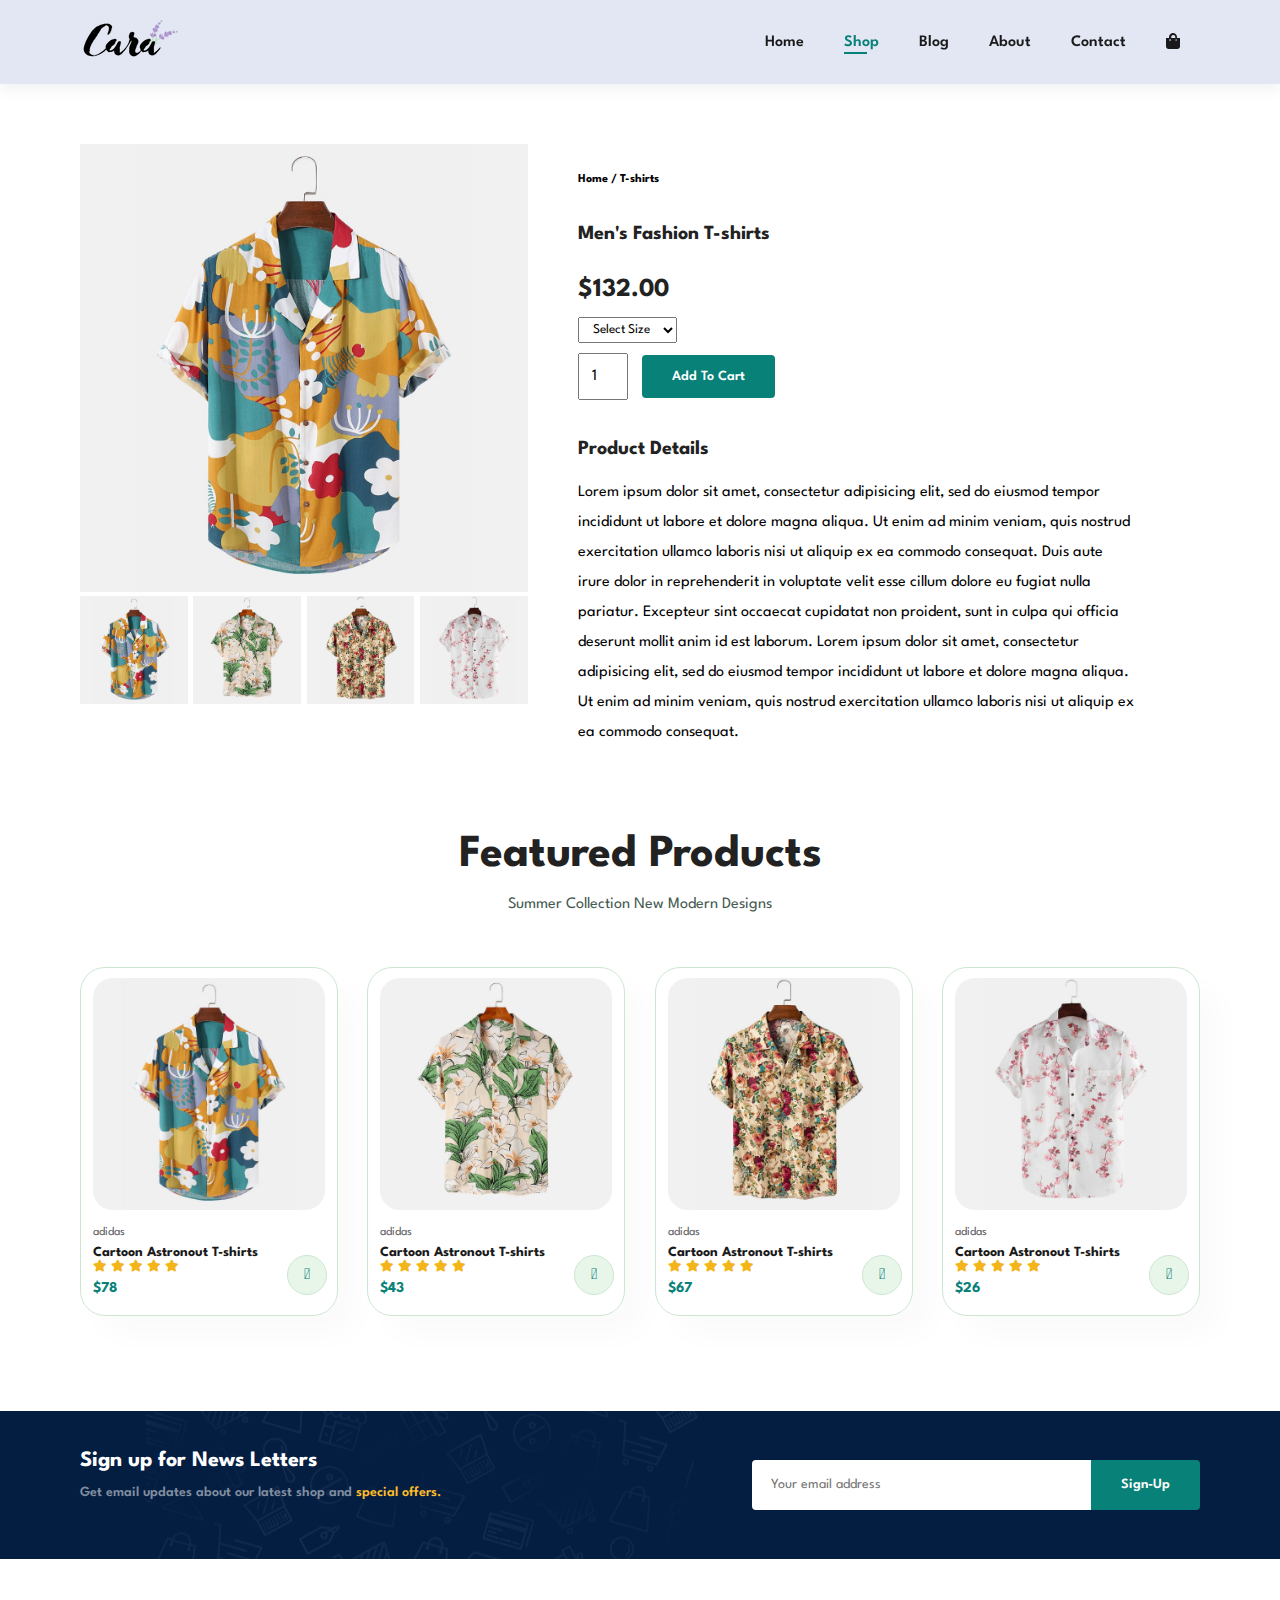
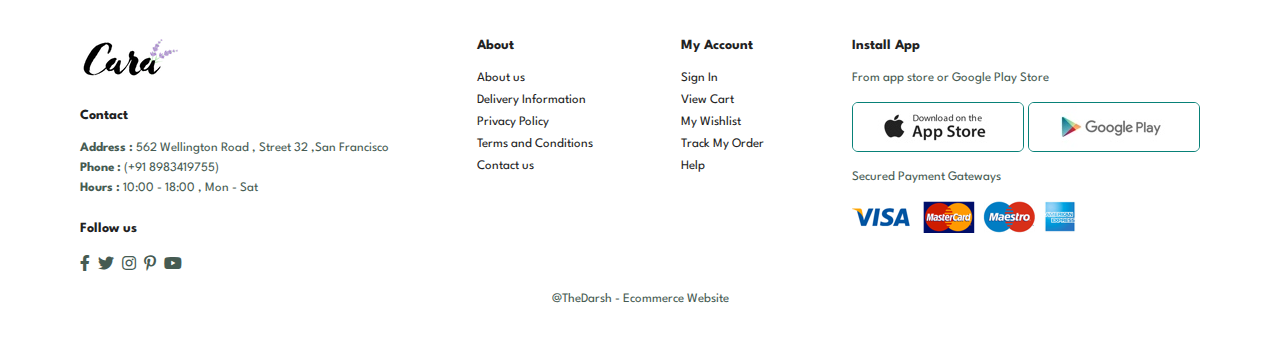
<file: sproduct.html>
<!DOCTYPE html>
<html>
<head>
	<meta charset="utf-8">
	<meta name="viewport" content="width=device-width, initial-scale=1">
	<title>E-Commerce-Website</title>
	<link rel = "stylesheet" href = "style.css">
	 <link rel="stylesheet" href="https://pro.fontawesome.com/releases/v5.10.0/css/all.css" />
</head>
<body>
<section id ="header">
	<a href="#"><img src="img/logo.png" class="logo" alt=""></a>
	<div>
		<ul id="navbar">
			<li><a href="index.html">Home</a></li>
			<li><a href="shop.html" class="active">Shop</a></li>
			<li><a href="blog.html">Blog</a></li>
			<li><a href="about.html">About</a></li>
			<li><a href="contact.html">Contact</a></li>
			<li id="lg-bag"><a href="cart.html"><i class="fa fa-shopping-bag" aria-hidden="true"></i></a></li>
			<a href="#" id="close"><i class="far fa-times"></i></a>
		</ul>
	</div>
	<div id="mobile">
		<a href="cart.html"><i class="fa fa-shopping-bag" aria-hidden="true"></i></a>
		<i id="bar" class="fas fa-outdent"></i>
	</div>
</section>

<section id="prodetails" class="section-p1">
	<div class="single-pro-image">
		<img src="img/products/f1.jpg" id="MainImg" width="100%" alt="">

		<div class="small-img-group">
			<div class="small-img-col">
				<img src="img/products/f1.jpg" width="100%" class="small-img" alt="">
			</div>
			<div class="small-img-col">
				<img src="img/products/f2.jpg" width="100%" class="small-img" alt="">
			</div>
			<div class="small-img-col">
				<img src="img/products/f3.jpg" width="100%" class="small-img" alt="">
			</div>
			<div class="small-img-col">
				<img src="img/products/f4.jpg" width="100%" class="small-img" alt="">
			</div>
		</div>
		
	</div>

	<div class="single-pro-details">
	<h6>Home / T-shirts</h6>
	<h4>Men's Fashion T-shirts</h4>
	<h2>$132.00</h2>
	<select>
		<option>Select Size</option>
		<option>XL</option>
		<option>XXL</option>
		<option>small</option>
		<option>M</option>
		<option>L</option>
		<option>S</option>
	</select> 
	<input type="number" value="1">
	<button class="normal">Add To Cart</button>
	<h4>Product Details</h4>
	<span>
		Lorem ipsum dolor sit amet, consectetur adipisicing elit, sed do eiusmod
		tempor incididunt ut labore et dolore magna aliqua. Ut enim ad minim veniam,
		quis nostrud exercitation ullamco laboris nisi ut aliquip ex ea commodo
		consequat. Duis aute irure dolor in reprehenderit in voluptate velit esse
		cillum dolore eu fugiat nulla pariatur. Excepteur sint occaecat cupidatat non
		proident, sunt in culpa qui officia deserunt mollit anim id est laborum.
		Lorem ipsum dolor sit amet, consectetur adipisicing elit, sed do eiusmod
		tempor incididunt ut labore et dolore magna aliqua. Ut enim ad minim veniam,
		quis nostrud exercitation ullamco laboris nisi ut aliquip ex ea commodo
		consequat. 
	</span>
	</div>
	
</section>

<section id="product1" class="section-p1">
	<h2>Featured Products</h2>
	<p>Summer Collection New Modern Designs</p>
	<div class="pro-container">
		<div class="pro">
			<img src="img/products/f1.jpg" alt="">
			<div class="desc">
				<span>adidas</span>
				<h5>Cartoon Astronout T-shirts</h5>
				<div class="star">
					<i class="fas fa-star"></i>
					<i class="fas fa-star"></i>
					<i class="fas fa-star"></i>
					<i class="fas fa-star"></i>
					<i class="fas fa-star"></i>
				</div>
				<h4>$78</h4>
			</div>
			<a href="#"><i class="fal fa-shopping-cart"></i></a>
		</div>
		<div class="pro">
			<img src="img/products/f2.jpg" alt="">
			<div class="desc">
				<span>adidas</span>
				<h5>Cartoon Astronout T-shirts</h5>
				<div class="star">
					<i class="fas fa-star"></i>
					<i class="fas fa-star"></i>
					<i class="fas fa-star"></i>
					<i class="fas fa-star"></i>
					<i class="fas fa-star"></i>
				</div>
				<h4>$43</h4>
			</div>
			<a href="#"><i class="fal fa-shopping-cart"></i></a>
		</div>
		<div class="pro">
			<img src="img/products/f3.jpg" alt="">
			<div class="desc">
				<span>adidas</span>
				<h5>Cartoon Astronout T-shirts</h5>
				<div class="star">
					<i class="fas fa-star"></i>
					<i class="fas fa-star"></i>
					<i class="fas fa-star"></i>
					<i class="fas fa-star"></i>
					<i class="fas fa-star"></i>
				</div>
				<h4>$67</h4>
			</div>
			<a href="#"><i class="fal fa-shopping-cart"></i></a>
		</div>
		<div class="pro">
			<img src="img/products/f4.jpg" alt="">
			<div class="desc">
				<span>adidas</span>
				<h5>Cartoon Astronout T-shirts</h5>
				<div class="star">
					<i class="fas fa-star"></i>
					<i class="fas fa-star"></i>
					<i class="fas fa-star"></i>
					<i class="fas fa-star"></i>
					<i class="fas fa-star"></i>
				</div>
				<h4>$26</h4>
			</div>
			<a href="#"><i class="fal fa-shopping-cart"></i></a>
		</div>
		
	</div>
</section>

<section id="newsletter" class="section-p1 section-m1">
	<div class="newstext">
		<h4>Sign up for News Letters</h4>
		<p>Get email updates about our latest shop and <span>special offers.</span></p>
	</div>
	<div class="form">
		<input type="text" name="" placeholder="Your email address">
		<button class="normal">Sign-Up</button>
	</div>
</section>

<footer class="section-p1">
	<div class="col">
		<img class ="logo" src="img/logo.png" alt="">
		<h4>Contact</h4>
		<p><strong>Address : </strong> 562 Wellington Road , Street 32 ,San Francisco</p>
		<p><strong>Phone : </strong> (+91 8983419755)</p>
		<p><strong>Hours : </strong>10:00 - 18:00 , Mon - Sat</p>
		<div class="follow">
			<h4>Follow us</h4>
			<div class="icon">
				<i class="fab fa-facebook-f"></i>
				<i class="fab fa-twitter"></i>
				<i class="fab fa-instagram"></i>
				<i class="fab fa-pinterest-p"></i>
				<i class="fab fa-youtube"></i>
			</div>
		</div>
	</div>
	<div class="col">
		<h4>About</h4>
		<a href="#">About us</a>
		<a href="#">Delivery Information</a>
		<a href="#">Privacy Policy</a>
		<a href="#">Terms and Conditions</a>
		<a href="#">Contact us</a>
	</div>

	<div class="col">
		<h4>My Account</h4>
		<a href="#">Sign In</a>
		<a href="#">View Cart</a>
		<a href="#">My Wishlist</a>
		<a href="#">Track My Order</a>
		<a href="#">Help</a>
	</div>

	<div class="col install">
		<h4>Install App</h4>
		<p>From app store or Google Play Store</p>
		<div class="row">
			<img src="img/pay/app.jpg" alt="">
			<img src="img/pay/play.jpg" alt="">
		</div>
		<p>Secured Payment Gateways</p>
		<img src="img/pay/pay.png" alt="">
	</div>

	<div class="copyright">
		<p>@TheDarsh - Ecommerce Website</p>
	</div>
</footer>

<script>
	var MainImg = document.getElementById("MainImg");
	var smallImg = document.getElementsByClassName("small-img");

	smallImg[0].onclick = function(){
		MainImg.src = smallImg[0].src;
	}
	smallImg[1].onclick = function(){
		MainImg.src = smallImg[1].src;
	}
	smallImg[2].onclick = function(){
		MainImg.src = smallImg[2].src;
	}
	smallImg[3].onclick = function(){
		MainImg.src = smallImg[3].src;
	}
</script>

<script src = "script.js"></script>
</body>
</html>
</file>
<file: style.css>
@import url("https://fonts.googleapis.com/css2?family=Spartan:wght@100;200;300;400;500;600;700;800;900&display=swap");
* {
  margin: 0;
  padding: 0;
  box-sizing: border-box;
  font-family: "Spartan", sans-serif;
}

html {
  scroll-behavior: smooth;
}

/* Global Styles */

h1 {
  font-size: 50px;
  line-height: 64px;
  color: #222;
}

h2 {
  font-size: 46px;
  line-height: 54px;
  color: #222;
}

h4 {
  font-size: 20px;
  color: #222;
}

h6 {
  font-weight: 700;
  font-size: 12px;
}

p {
  font-size: 16px;
  color: #465b52;
  margin: 15px 0 20px 0;
}

.section-p1 {
  padding: 40px 80px;
}

.section-m1 {
  margin: 40px 0;
}

body {
  width: 100%;
}

/* Header starts */

#header{
	display: flex;
	align-items: center;
	justify-content: space-between;
	padding : 20px 80px;
	background: #E3E6F3;
	box-shadow: 0 5px 15px rgba(0, 0, 0, 0.06);
	position: sticky;
	top: 0;
	left: 0;
	z-index: 999;
}

#navbar{
	display: flex;
	align-items: center;
	justify-content:center;	
}

#navbar li{
	list-style: none;
	padding: 0px 20px;
	position: relative;
}

#navbar li a{
	text-decoration: none;
	font-size:16px;
	font-weight: 600;
	color : #1a1a1a;
	transition: 0.3s ease;
}

#navbar li a:hover,
#navbar li a.active{
	color:#088178;
}

#navbar li a.active::after,
#navbar li a:hover::after{
	content: "";
	width: 30%;
	height: 2px;
	background: #088178;
	position: absolute;
	bottom: -4px;
	left: 20px;

}


#mobile{
	display: none;
	align-items: center;
}

#close{
	display: none;
}

/* Hero Section */

#hero{
	background-image: url("img/hero4.png");
	height: 90vh;
	width: 100%;
	background-size: cover;
	background-position: top 25% right 0%;
	padding:0px 80px;
	align-items: flex-start;
	justify-content: center;
	flex-direction: column;
	display: flex;
}

#hero h4{
	padding-bottom: 15px;
}

#hero h1{
	color:#088178;
}

#hero button {
	background-image: url("img/button.png");
	background-color: transparent;
	color: #088178;
	border: 0;
	padding: 14px 80px 14px 65px;
	background-repeat: no-repeat;
	cursor: pointer;
	font-weight: 700;
	font-size: 15px;
}

/*Features Section */

#feature .fe-box{
	width:180px;
	text-align: center;
	padding: 25px 15px;
	box-shadow: 20px 20px 34px rgba(0, 0, 0, 0.03);
	border: 1px solid #cce7d0;
	border-radius: 4px;
	margin: 15px 0px;
}

#feature .fe-box:hover{
	box-shadow: 10px 10px 54px rgba(70, 62, 221, 0.3);
}

#feature .fe-box h6{
	padding: 9px 8px 6px 8px;
	line-height: 1;
	border-radius: 4px;
	color: #088178;
	background-color: #fddde4;
	display: inline-block;
}

#feature .fe-box img{
	width: 100%;
	margin-bottom: 10px;
}

#feature{
	display: flex;
	align-items: center;
	justify-content: space-between;
	flex-wrap: wrap;
}

#feature .fe-box:nth-child(2) h6{
	background-color: #cdebbc;
}
#feature .fe-box:nth-child(3) h6{
	background-color: #d1e8f2;
}
#feature .fe-box:nth-child(4) h6{
	background-color: #cdd4f8;
}
#feature .fe-box:nth-child(5) h6{
	background-color: #f6dbf6;
}
#feature .fe-box:nth-child(6) h6{
	background-color: #fff2e5;
}

/* Products section */

#product1{
	text-align: center;
}

#product1 .pro{
	width: 23%;
	min-width: 250px;
	padding: 10px 12px;
	border: 1px solid #cce7d0;
	border-radius: 25px;
	cursor: pointer;
	box-shadow: 20px 20px 30px rgba(0, 0, 0, 0.02);
	margin: 15px 0;
	transition: 0.2s ease;
	position: relative;
}

#product1 .pro:hover{
	box-shadow: 20px 20px 30px rgba(0, 0, 0, 0.1);
}

#product1 .pro img{
	width: 100%;
	border-radius:20px;
}

#product1 .pro .desc{
	text-align: start;
	padding: 10px 0;
}

#product1 .pro .desc span{
	font-size: 12px;
	color: #606063;
}

#product1 .pro .desc h5{
	font-size: 14px;
	padding-top: 7px;
	color: #1a1a1a;
}
#product1 .pro .desc i{
	font-size: 12px;
	color: rgb(243,181,25);
}

#product1 .pro .desc h4{
	padding-top: 7px;
	font-size: 15px;
	font-weight: 700;
	color: #088178;
}

#product1 .pro .fa-shopping-cart{
	width: 40px;
	height: 40px;
	line-height: 40px;
	border-radius: 50px;
	background-color: #e8f6ea;
	font-weight: 500;
	color: #088178;
	border:1px solid #cce7d0;
	position: absolute;
	bottom: 20px;
	right: 10px;

}

#product1 .pro-container{
		display: flex;
		justify-content: space-between;
		padding-top: 20px;
		flex-wrap: wrap;
}

/* Banner Section */

#banner{
	display: flex;
	flex-direction: column;
	justify-content: center;
	align-items: center;
	text-align: center;
	background-image: url("img/banner/b2.jpg");
	width: 100%;
	height: 40vh;
	background-size: cover;
	background-position: center;
}

#banner h4{
	font-size: 16px;
	color: #fff;
}

#banner h2{
	font-size: 30px;
	padding: 10px 0;
	color: #fff;
}

#banner h2 span{
	color: #ef3636;
}

button.normal{
	font-size: 14px;
	font-weight: 600;
	padding: 15px 30px;
	color: #000;
	background-color: #fff;
	border-radius: 4px;
	cursor: pointer;
	border : none;
	outline: none;
	transition: 0.2s;
}

#banner button:hover{
	background-color: #088178;
	color: #fff;
}

#sm-banner .banner-box{
	display: flex;
	flex-direction: column;
	justify-content: center;
	align-items: flex-start;
	text-align: center;
	background-image: url("img/banner/b17.jpg");
	min-width: 580px;
	height: 50vh;
	background-size: cover;
	background-position: center;
	padding: 30px;
}

#sm-banner .banner-box2{
	background-image: url("img/banner/b10.jpg");
}

#sm-banner {
	display: flex;
	justify-content: space-between;
	flex-wrap: wrap;
}

#sm-banner h4{
	color: #fff;
	font-size: 20px;
	font-weight: 300;
}

#sm-banner h2{
	color : #fff;
	font-size: 28px;
	font-weight: 800;
}

#sm-banner span{
	color: #fff;
	font-size: 14px;
	font-weight: 500;
	padding-bottom: 15px;
}

button.white{
	font-size: 13px;
	font-weight: 600;
	padding: 11px 18px;
	color: #fff;
	background-color: transparent;
	cursor: pointer;
	border : 1px solid #fff;
	outline: none;
	transition: 0.2s;
}

#sm-banner .banner-box:hover button{
	background-color: #088178;
	border: 1px solid #088178;
}

#banner3 .banner-box{
	display: flex;
	flex-direction: column;
	justify-content: center;
	align-items: flex-start;
	text-align: center;
	background-image: url("img/banner/b7.jpg");
	min-width: 30%;
	height: 30vh;
	background-size: cover;
	background-position: center;
	padding: 20px;
	margin-bottom: 20px;
}

#banner3 h2{
	color: #fff;
	font-weight: 900;
	font-size: 22px;
}

#banner3 h3{
	color: #ec544e;
	font-weight: 800;
	font-size: 15px;
}

#banner3 {
	display: flex;
	justify-content:space-between;
	flex-wrap:wrap;
	padding: 0 80px;
}

#banner3 .banner-box2{
	background-image: url("img/banner/b4.jpg");
}

#banner3 .banner-box3{
	background-image:url("img/banner/b18.jpg") ;
}

#newsletter{
	display: flex;
	justify-content: space-between;
	flex-wrap: wrap;
	align-items: center;
	background-image: url("img/banner/b14.png");
	background-repeat: no-repeat;
	background-position: 20% 30%;
	background-color: #041e42;
}

#newsletter h4{
	font-size: 22px;
	font-weight: 700;
	color: #fff;
}

#newsletter p{
	font-size: 14px;
	font-weight: 600;
	color: #818ea0;
}

#newsletter p span{
	color: #ffbd27;
}

#newsletter input{
	height: 3.125rem;
	padding: 0 1.25em;
	font-size: 14px;
	width: 100%;
	border: 1px solid transparent;
	border-radius: 4px;
	outline: none;
	border-top-right-radius: 0;
	border-bottom-right-radius: 0;
}

#newsletter button{
	background-color: #088178;
	color:#fff;
	white-space: nowrap;
	border-top-left-radius: 0;
	border-bottom-left-radius:0 ;
}

#newsletter .form{
	display: flex;
	width: 40%;
}

footer{
	display:flex;
	justify-content: space-between;
	flex-wrap: wrap;
}

footer .col{
	display: flex;
	flex-direction: column;
	align-items: flex-start;
	margin-bottom: 20px;
}

footer .logo{
	margin-bottom: 30px;
}

footer h4{
	padding-bottom: 20px;
	font-size: 14px;
}

footer p{
	margin : 0 0 8px 0;
	font-size: 13px;
}

footer a{
	text-decoration: none;
	font-size: 13px;
	margin-bottom: 10px;
	color: #222;
}

footer .follow{
	margin-top: 20px;
}

footer .follow i{
	color: #465b52;
	padding-right: 4px;
	cursor: pointer;
}

footer .install .row img{
	border: 1px solid #088178;
	border-radius: 6px;
}

footer .install img{
	margin: 10px 0 15px 0;
}

footer .follow i:hover,
footer a:hover{
	color: #088178;
}

footer .copyright{
	text-align: center;
	width: 100%;
}


/* Shop file */

#page-header{
	background-image:url("img/banner/b1.jpg");
	height: 40vh;
	width: 100%;
	background-size: cover;
	display: flex;
	flex-direction: column;
	text-align: center;
	justify-content: center;
	padding: 14px;
}

#page-header h2,
#page-header p{
	color: #fff;
}

#pagination{
	text-align: center;
}

#pagination a{
	text-decoration: none;
	background-color: #088178;
	color: #fff;
	padding: 15px 20px;
	border-radius: 4px;
	font-weight: 600;
}

#pagination a i{
	font-size: 16px;
	font-weight: 600;
}


/* single image */

#prodetails .single-pro-image{
	width: 40%;
	margin-right: 50px;
}

.small-img-group{
	display: flex;
	justify-content: space-between;
}

.small-img-col{
	flex-basis: 24%;
	cursor: pointer;
}

/* Single product details */

#prodetails{
	display: flex;
	margin-top: 20px;
}

#prodetails .single-pro-details{
	width: 50%;
	padding-top: 30px;
}

#prodetails .single-pro-details h4{
	padding: 40px 0 20px 0;
}

#prodetails .single-pro-details h2{
	font-size: 26px;
}

#prodetails .single-pro-details select{
	display: block;
	padding: 5px 10px;
	margin-bottom: 10px;
}

#prodetails .single-pro-details input{
	width: 50px;
	height: 47px;
	padding-left: 12px;
	font-size: 16px;
	margin-right: 10px;

}

#prodetails .single-pro-details button{
	background-color: #088178;
	color: #fff;
}


#prodetails .single-pro-details input:focus{
	outline: none;
}

#prodetails .single-pro-details span{
	line-height: 30px;
}


/* Blog page */

#page-header.blog-header{
		background-image: url("img/banner/b19.jpg");
}

#blog{
	padding: 150px 150px 0 150px;
}

#blog .blog-box{
	display: flex;
	align-items: center;
	width: 100%;
	position: relative;
	padding-bottom: 90px;
}

#blog .blog-img{
	width: 50%;
	margin-right: 40px;
}

#blog img{
	width: 100%;
	object-fit: cover;
	height: 300px;
}

#blog .blog-details{
	width: 50%;
}

#blog .blog-details a{
	text-decoration: none;
	font-size: 11px;
	color: #000;
	font-weight: 700;
	transition: 0.3s;
	position: relative;
}

#blog .blog-details a::after{
	content: "";
	width: 50px;
	height: 1px;
	background-color: #000;
	position: absolute;
	top: 4px;
	right: -60px;
}

#blog .blog-details a:hover{
	color: #088178;
}

#blog .blog-details a:hover::after{
	background-color: #088178;
}

#blog .blog-box h1{
	position:absolute;
	top: -40px;
	left: 0;
	font-size: 70px;
	font-weight: 700;
	color: #c9cbce;
	z-index: -9;
	
}

/* About Page */

#page-header.about-header{
	background-image: url(img/about/banner.png);
}

#about-head img{
	width: 50%;
	height: auto;
}

#about-head{
	display: flex;
	align-items: center;
}

#about-head div{
	padding-left: 40px;
}

#about-app{
	text-align: center;
}

#about-app .video{
	height: 100%;
	width: 70%;
	margin: 30px auto 0 auto;
}

#about-app .video video{
	width: 100%;
	height:100%;
	border-radius: 20px;
}


/* Contact page */

#contact-details{
	display: flex;
	justify-content: space-between;
	align-items: center;

}

#contact-details .details{
	width: 40%;
}

#contact-details .details span,
#form-details form span{
	font-size: 12px
}

#contact-details .details h2,
#form-details form h2{
	font-size: 26px;
	line-height: 35px;
	padding: 20px 0;
}

#contact-details .details h3{
	font-size: 16px;
	padding-bottom: 15px;
}

#contact-details .details li{
	list-style: none;
	display: flex;
	padding: 10px 0;
}

#contact-details .details li i{
	font-size: 14px;
	padding-right: 22px;
}

#contact-details .details li p{
	margin: 0;
	font-size: 14px;
}


#contact-details .map{
	height: 400px;
	width: 55%;

}

#contact-details .map iframe{
	width: 100%;
	height: 100%;
	border-radius: 10px;
}

#form-details form{
	width: 65%;
	display: flex;
	flex-direction: column;
	align-items: flex-start;
}

#form-details form input,
#form-details form textarea{
	width: 100%;
	padding: 12px 15px;
	outline: none;
	margin-bottom: 20px;
	border: 1px solid #e1e1e1;
}


#form-details form button{
	background-color: #088178;
	color: #fff;
}


#form-details .people div{
	padding-bottom: 25px;
	display: flex;
	align-items: flex-start;
}

#form-details .people div img{
	width: 65px;
	height: 65px;
	object-fit: cover;
	margin-right: 15px;
}

#form-details .people div p{
	margin: 0;
	font-size: 13px;
	line-height: 25px;
}

#form-details .people div p span{
	display: block;
	font-size: 16px;
	font-weight: 600;
	color: #000;
}

#form-details{
	display: flex;
	justify-content: space-between;
	margin: 30px;
	padding: 80px;
	border:1px solid #e1e1e1;
}


/* Cart Page */

#cart{
	overflow-x: auto;
}

#cart table{
	width: 100%;
	border-collapse: collapse;
	table-layout: fixed;
	white-space: nowrap;

}

#cart table img{
	width: 70px;
}

#cart table td:nth-child(1){
	width: 100px;
	text-align: center;
}
#cart table td:nth-child(2){
	width: 150px;
	text-align: center;
}
#cart table td:nth-child(3){
	width: 250px;
	text-align: center;
}

#cart table td:nth-child(4),
#cart table td:nth-child(5),
#cart table td:nth-child(6)
{
	width: 150px;
	text-align: center;
}


#cart table td:nth-child(5) input{
	width: 70px;
	padding: 10px 5px 10px 15px;
}

#cart table thead {
	border: 1px solid #e2e9e1;
	border-left: none;
	border-right: none;

}

#cart table thead td{
	text-transform: uppercase;
	font-size: 13px;
	font-weight: 700;
	padding: 18px 0;

}


#cart table tbody tr td{
	padding-top: 15px;
}

#cart table tbody td{
	font-size: 13px;
}


#cart-add{
	display: flex;
	flex-wrap: wrap;
	justify-content: space-between;
}

#coupon{
	width: 50%;
	margin-bottom: 30px;
}

#coupon h3,
#subtotal h3{
	padding-bottom: 15px;
}

#coupon input{
	padding: 10px 20px;
	outline: none;
	width: 60%;
	margin-right: 10px;
	border: 1px solid #e2e9e1;
}

#coupon button,
#subtotal button{
	background-color: #088178;
	color: #fff;
	padding: 12px 20px;
}


#subtotal{
	width: 50%;
	margin-bottom: 30px;
	border: 1px solid #e2e9e1;
	padding: 30px;
}

#subtotal table{
	border-collapse: collapse;
	width: 100%;
	margin-bottom: 20px;
}

#subtotal table td{
	width: 50%;
	border: 1px solid #e2e9e1;
	padding: 10px;
	font-size: 13px;
}



@media(max-width:799px){

	.section-p1 {
    padding: 40px 40px;
}


	#navbar{
		display: flex;
		flex-direction: column;
		align-items: flex-start;
		justify-content: flex-start;
		position: fixed;
		top: 0;
		right: -300px;
		height:100vh;
		width: 300px;
		background-color: #E3E6F3;
		box-shadow: 0 40px 60px rgba(0, 0, 0, 0.1);
		padding: 80px 0 0 10px;
		transition: 0.3s;
	}

	#navbar li{
		margin-bottom: 25px;
	}

	#mobile{
	display: flex;
	align-items: center;
	}

	#mobile i{
		color: #1a1a1a;
		font-size: 24px;
		padding-left: 20px;
	}

	#navbar.active{
		right: 0px;
	}

	#close{
		display: initial;
		position: absolute;
		top: 30px;
		left: 30px;
		color: #222;
		font-size: 24px;
	}

#lg-bag{
		display: none;
}

#hero{
	height: 70vh;
	padding: 0 80px;
	background-position: top 30% right 30%;
}

#feature{
	justify-content: center;
}

#feature .fe-box{
	margin : 15px 15px;
}

#product1 .pro-container {
    justify-content: center;
}

#product1 .pro{
	margin: 15px;
}
#banner {
    height: 20vh;
}
#sm-banner .banner-box {
   
    min-width: 100%;
    height: 30vh;
}

#banner3 {
    padding: 0 40px;
}

#banner3 .banner-box {
    width : 28%;
}

#newsletter .form {
    width: 70%;
}

/* Contact Page */

#form-details {
	padding: 40px;
}

#form-details form{
	width: 50%;
}

}

@media(max-width:477px){

	.section-p1{
		padding: 20px;
	}

	#header{
		padding: 10px 30px;
	} 

	#hero{
		padding: 0 20px;
		background-position: 55%;
	}
	h1{
		font-size: 38px;
	}

	h2{
		font-size: 32px;
	}

	#feature .fe-box{
		width: 155px;
		margin: 0 0 15px 0;
	}

	#feature{
		justify-content: space-between;
	}

	#product1 .pro{
		width: 100%;
	}

	#banner{
		height: 40vh;
	}

	#sm-banner .banner-box{
		height: 40vh;
	}

	#sm-banner .banner-box2{
		margin-top: 20px;
	}

	#banner3{
		padding: 0 20px;
	}

	#banner3 .banner-box{
		width: 100%;
	}

	#newsletter .form{
		width: 100%;
	}

	#newsletter{
		padding: 40px 20px;
	}

	/* Single image details */

	#prodetails{
		display: flex;
		flex-direction: column;
	}

	#prodetails .single-pro-image{
		width: 100%;
		margin-right: 0px;
	}

	#prodetails .single-pro-details{
		width: 100%;
		padding-top: 30px;
	}

	/*Blog Page */

	#blog .blog-box{
		display: flex;
		flex-direction: column;
		align-items: flex-start;
	}

	#blog{
		padding: 100px 20px 0 20px;
	}

	#blog .blog-img{
		width: 100%;
		margin-right: 0px;
		margin-bottom: 30px;
	}

	#blog .blog-details{
		width: 100%;
	}

	/* About page */

	#about-head{
		flex-direction: column;

	}

	#about-head img{
		width: 100%;
		margin-bottom: 20px;
	}

	#about-head div{
		padding-left: 0px;
	}
	#about-app.video{
		width: 100%;
	}

	/* Contact Page */

	#contact-details{
		flex-direction: column;
	}

	#contact-details .details{
		width: 100%;
		margin-bottom: 30px;
	}

	#contact-details .map{
		width: 100%;
	}

	#form-details{
		margin: 10px;
		padding: 30px 10px;
		flex-wrap: wrap;
	}

	#form-details form{
		width: 100%;
		margin-bottom: 30px;
	}

	/* Cart Page */
	#cart-add{
		flex-direction: column;
	}

	#coupon{
		width: 100%;
	}

	#subtotal{
		width: 100%;
		padding: 20px;
	}
}
</file>
